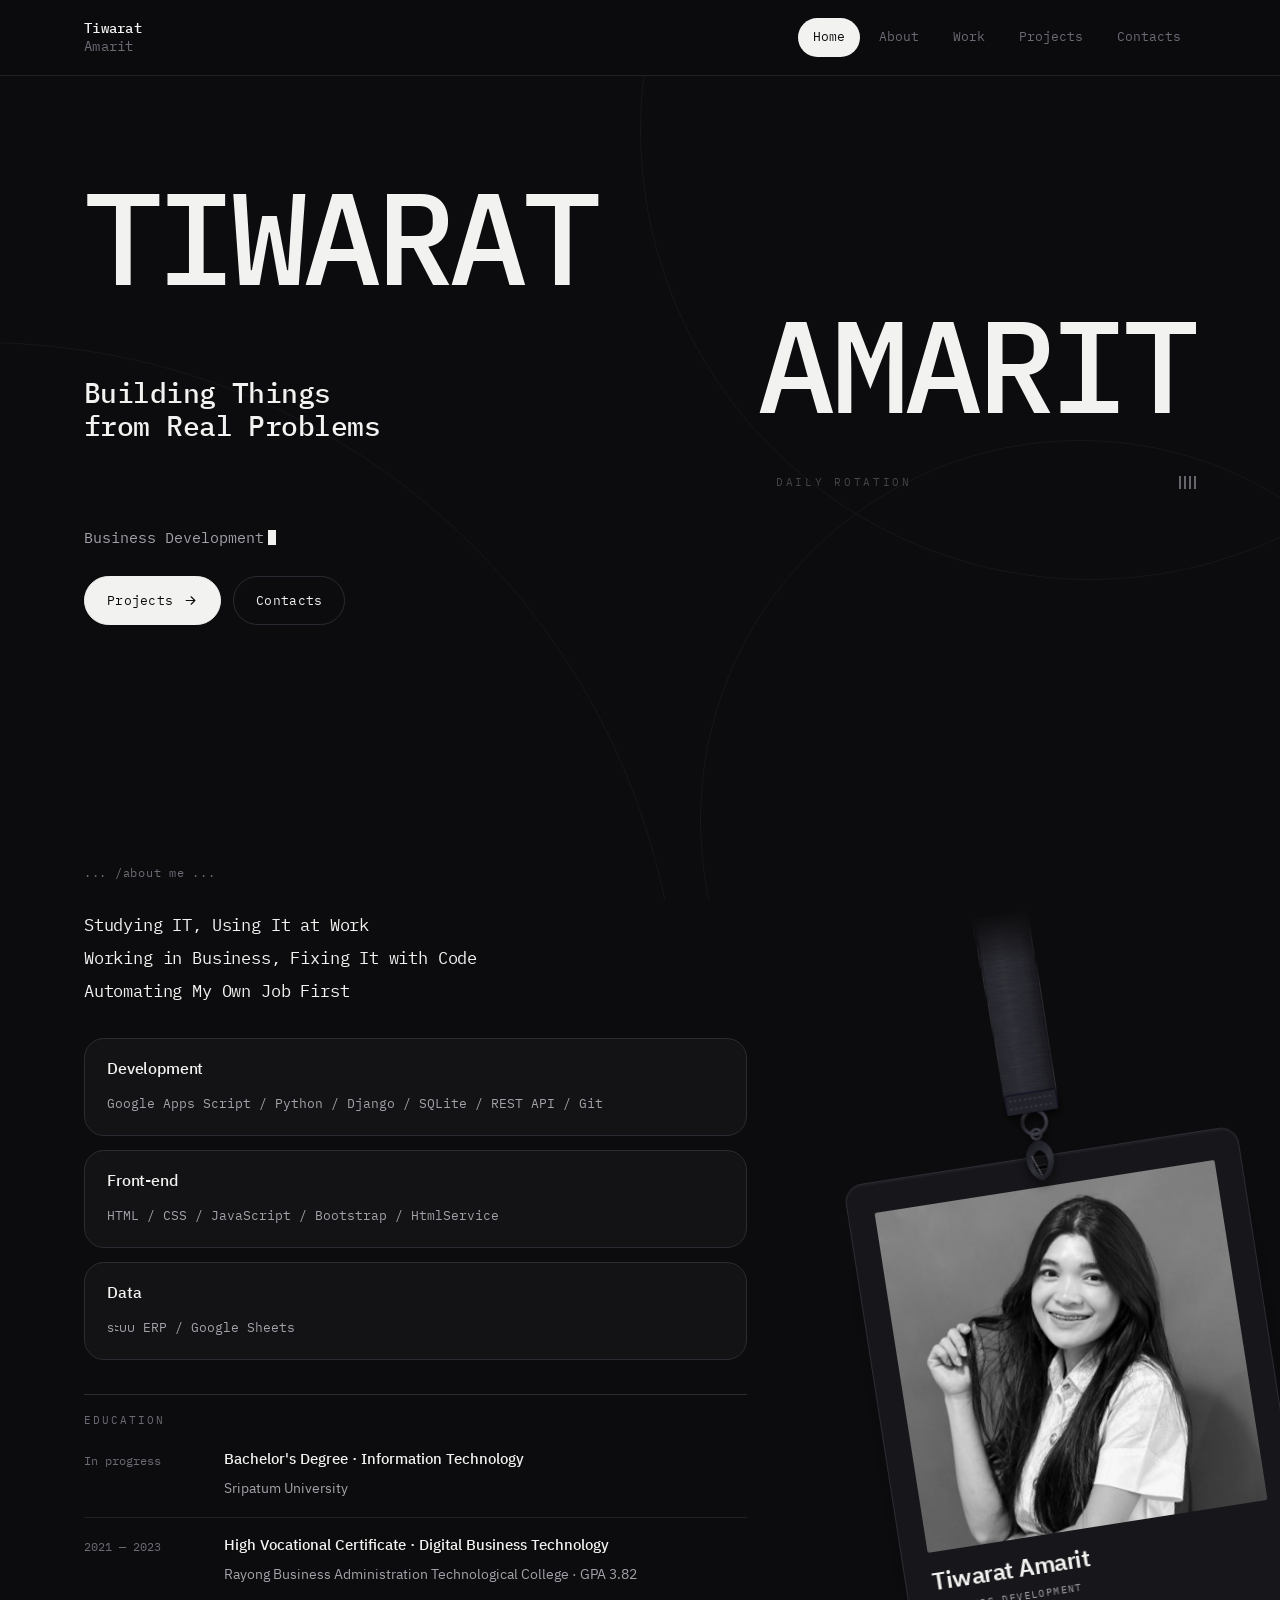
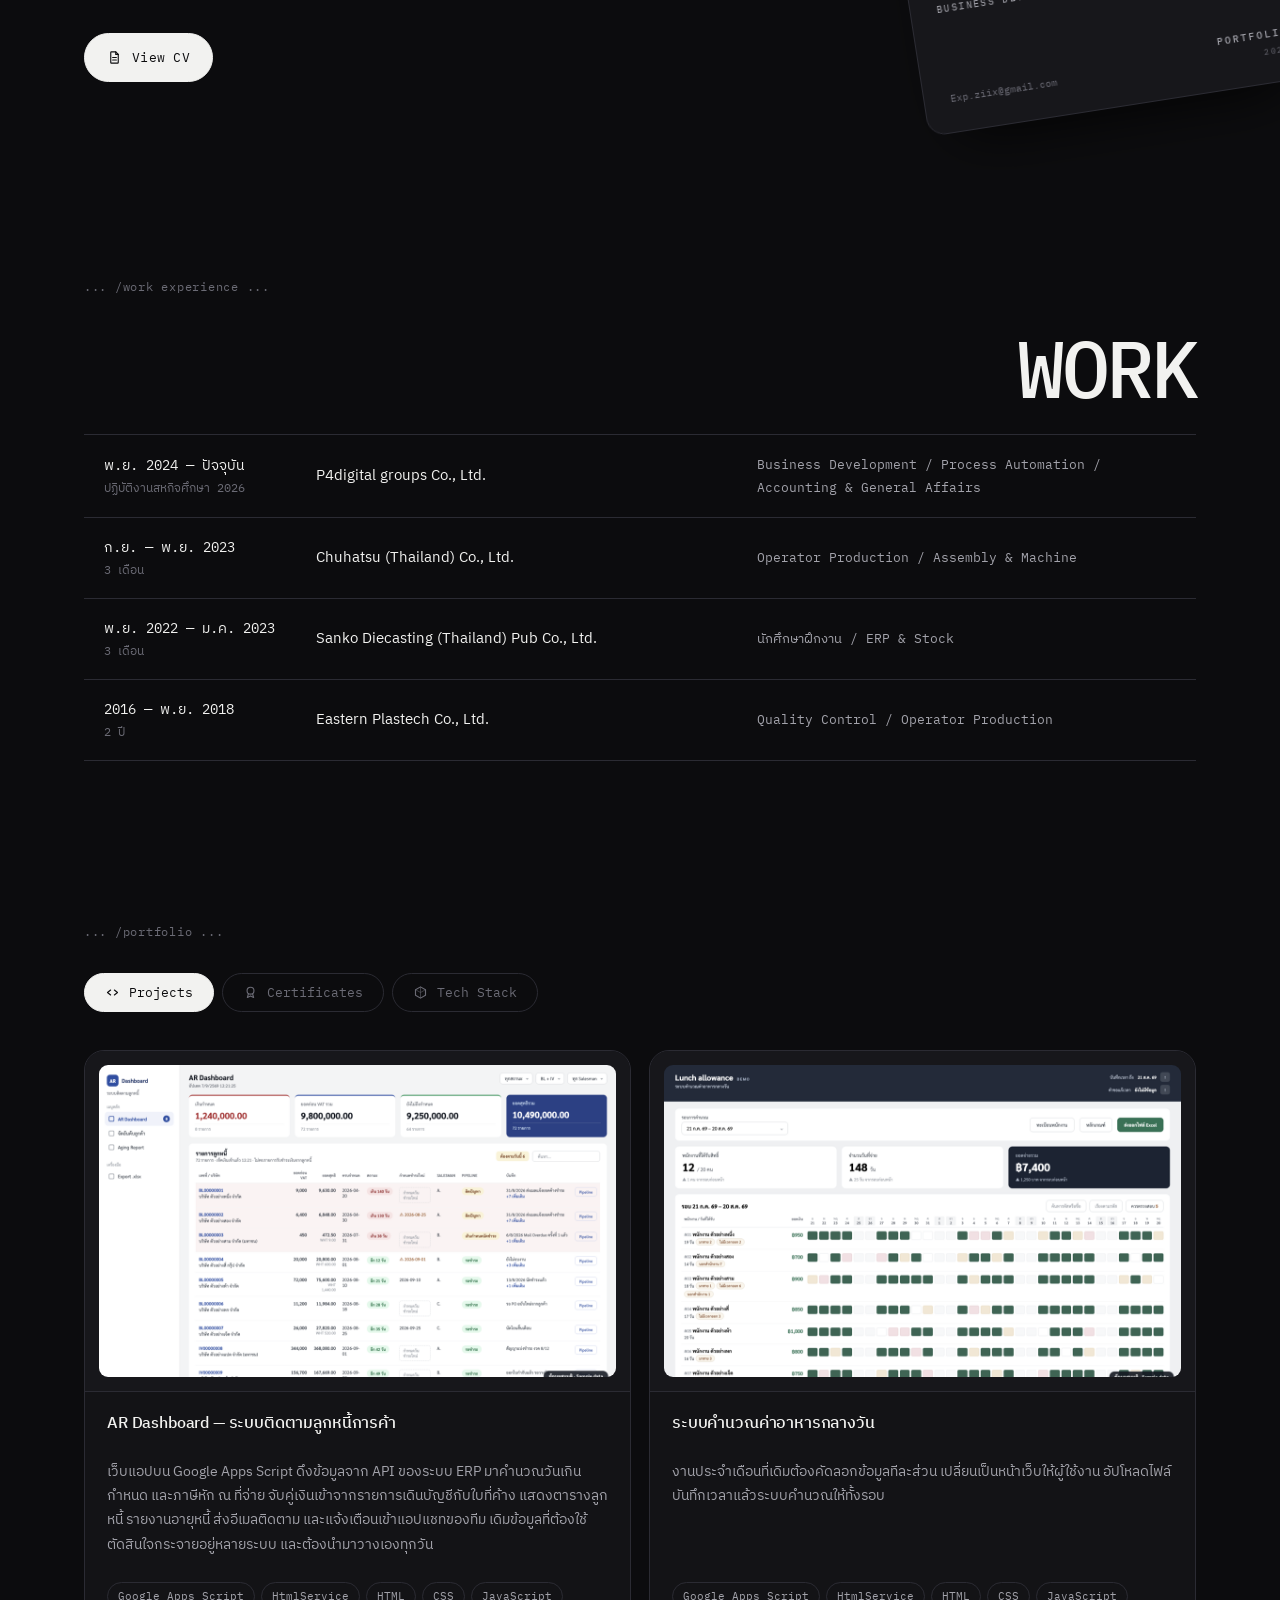
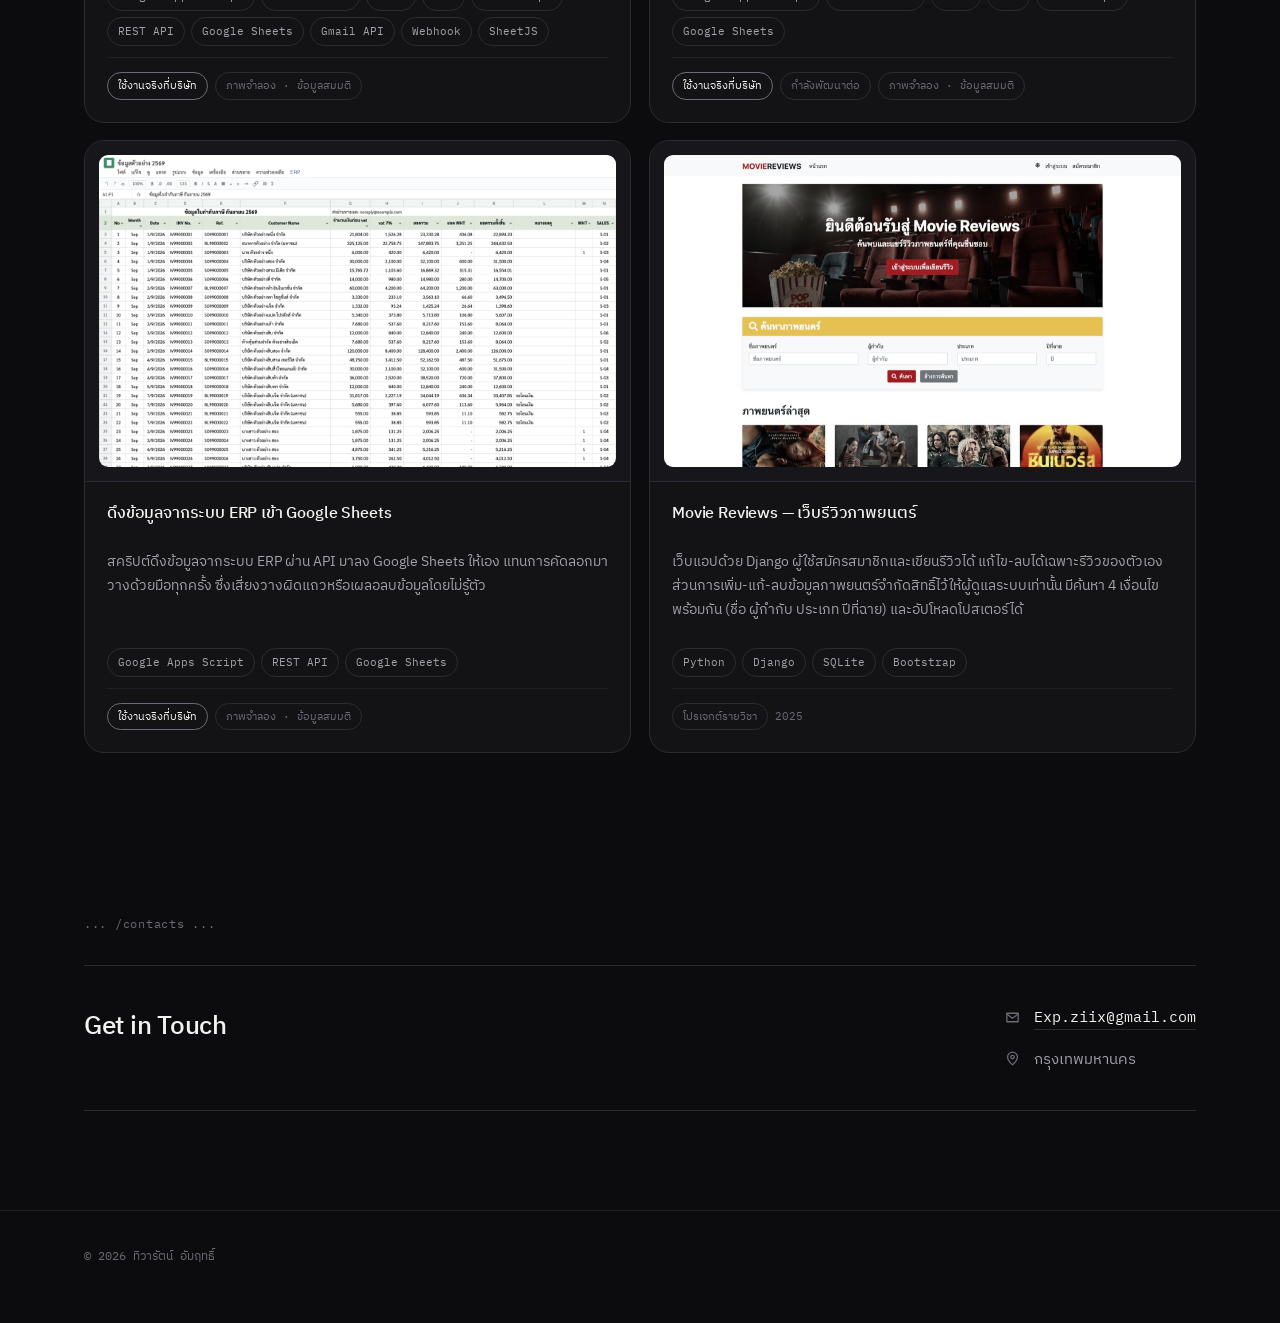
<file: index.html>
<!doctype html>
<html lang="th">
<head>
<meta charset="UTF-8">
<meta name="viewport" content="width=device-width, initial-scale=1.0">

<!-- ===== SEO / ตอนแปะลิงก์ใน LinkedIn, Messenger, LINE จะดึงตรงนี้ไปแสดง ===== -->
<title>Tiva · Portfolio</title>
<meta name="description" content="ทิวารัตน์ อัมฤทธิ์ (แป้ง) — Business Development ที่เขียน Google Apps Script ลดงานมือให้ทีมใช้จริงในบริษัท และเรียน ป.ตรี IT ที่ ม.ศรีปทุม">
<meta name="author" content="Tiwarat Amarit">
<meta name="theme-color" content="#0C0C0E">
<link rel="canonical" href="https://tiva-ama.github.io/tiva-portfolio/">

<meta property="og:type" content="website">
<meta property="og:site_name" content="Tiva · Portfolio">
<meta property="og:url" content="https://tiva-ama.github.io/tiva-portfolio/">
<meta property="og:title" content="Tiva · Portfolio">
<meta property="og:description" content="ทิวารัตน์ อัมฤทธิ์ (แป้ง) — Business Development ที่เขียน Google Apps Script ลดงานมือให้ทีมใช้จริงในบริษัท และเรียน ป.ตรี IT ที่ ม.ศรีปทุม">
<meta property="og:locale" content="th_TH">
<meta name="twitter:card" content="summary">
<link rel="icon" href="favicon.svg" type="image/svg+xml">
<link rel="preconnect" href="https://fonts.googleapis.com">
<link rel="preconnect" href="https://fonts.gstatic.com" crossorigin>
<link href="https://fonts.googleapis.com/css2?family=IBM+Plex+Mono:wght@400;500&family=IBM+Plex+Sans+Thai:wght@400;500;600&display=swap" rel="stylesheet">
<link rel="stylesheet" href="style.css">
<!-- ติดคลาส js ให้ <html> ก่อน CSS จะวาด ฉากโหลดกับเอฟเฟกต์ค่อย ๆ ปรากฏผูกกับคลาสนี้
     ถ้าผู้ใช้ปิด JS หรือสคริปต์โหลดไม่ขึ้น คลาสจะไม่ติด เนื้อหาเลยแสดงเต็มทันทีแทนที่จะเป็นจอเปล่า -->
<script>document.documentElement.classList.add('js');</script>
</head>
<body>
<svg width="0" height="0" style="position:absolute">
  <defs>
    <symbol id="ic-mail" viewBox="0 0 24 24"><path d="M4 6h16v12H4z" fill="none" stroke="currentColor" stroke-width="1.8" stroke-linejoin="round"/><path d="m4 7 8 6 8-6" fill="none" stroke="currentColor" stroke-width="1.8" stroke-linecap="round" stroke-linejoin="round"/></symbol>
    <symbol id="ic-arrow-right" viewBox="0 0 24 24"><path d="M5 12h14m-6-6 6 6-6 6" fill="none" stroke="currentColor" stroke-width="1.8" stroke-linecap="round" stroke-linejoin="round"/></symbol>
    <symbol id="ic-code" viewBox="0 0 24 24"><path d="m9 8-5 4 5 4M15 8l5 4-5 4" fill="none" stroke="currentColor" stroke-width="1.8" stroke-linecap="round" stroke-linejoin="round"/></symbol>
    <symbol id="ic-medal" viewBox="0 0 24 24"><circle cx="12" cy="9" r="5.5" fill="none" stroke="currentColor" stroke-width="1.8"/><path d="m9 13-2 7 5-2.5L17 20l-2-7" fill="none" stroke="currentColor" stroke-width="1.8" stroke-linejoin="round"/></symbol>
    <symbol id="ic-hex" viewBox="0 0 24 24"><path d="M12 3 4 7.5v9L12 21l8-4.5v-9L12 3Z" fill="none" stroke="currentColor" stroke-width="1.8" stroke-linejoin="round"/><path d="M12 3v9m0 0-8-4.5M12 12l8-4.5M12 12v9" fill="none" stroke="currentColor" stroke-width="1.4" opacity=".6"/></symbol>
    <symbol id="ic-github" viewBox="0 0 24 24"><path d="M12 2a10 10 0 0 0-3.16 19.49c.5.09.68-.22.68-.48v-1.7c-2.78.6-3.37-1.34-3.37-1.34-.46-1.16-1.11-1.47-1.11-1.47-.9-.62.07-.6.07-.6 1 .07 1.53 1.03 1.53 1.03.9 1.52 2.34 1.08 2.91.83.09-.65.35-1.08.63-1.33-2.22-.25-4.56-1.11-4.56-4.95 0-1.09.39-1.98 1.03-2.68-.1-.25-.45-1.27.1-2.65 0 0 .84-.27 2.75 1.02a9.5 9.5 0 0 1 5 0c1.9-1.29 2.75-1.02 2.75-1.02.55 1.38.2 2.4.1 2.65.64.7 1.03 1.59 1.03 2.68 0 3.85-2.34 4.7-4.57 4.94.36.31.68.92.68 1.85v2.75c0 .26.18.58.69.48A10 10 0 0 0 12 2Z" fill="currentColor"/></symbol>
    <symbol id="ic-linkedin" viewBox="0 0 24 24"><rect x="3" y="3" width="18" height="18" rx="3" fill="none" stroke="currentColor" stroke-width="1.6"/><path d="M7.5 10v6.2M7.5 7.6v.02M11 16.2V12.8c0-1.4 1-2.4 2.3-2.4 1.3 0 2.2 1 2.2 2.4v3.4" fill="none" stroke="currentColor" stroke-width="1.6" stroke-linecap="round" stroke-linejoin="round"/><path d="M11 10v6.2" fill="none" stroke="currentColor" stroke-width="1.6" stroke-linecap="round"/></symbol>
    <symbol id="ic-spotify" viewBox="0 0 24 24"><circle cx="12" cy="12" r="10" fill="currentColor"/><path d="M7 10.2c3-1 6.8-.7 9.4.8M7.4 13.2c2.5-.8 5.6-.6 7.8.6M7.7 16c1.9-.6 4.2-.4 5.9.5" stroke="#FBF8F1" stroke-width="1.4" stroke-linecap="round" fill="none"/></symbol>
    <symbol id="ic-doc" viewBox="0 0 24 24"><path d="M14 3H7a1 1 0 0 0-1 1v16a1 1 0 0 0 1 1h10a1 1 0 0 0 1-1V7l-4-4Z" fill="none" stroke="currentColor" stroke-width="1.8" stroke-linejoin="round"/><path d="M14 3v4h4M9 12h6M9 16h6" fill="none" stroke="currentColor" stroke-width="1.8" stroke-linecap="round"/></symbol>
    <symbol id="ic-phone" viewBox="0 0 24 24"><path d="M6 3h3l2 5-2.5 1.5a12 12 0 0 0 6 6L16 13l5 2v3a2 2 0 0 1-2.2 2A16.5 16.5 0 0 1 4 6.2 2 2 0 0 1 6 4Z" fill="none" stroke="currentColor" stroke-width="1.8" stroke-linejoin="round"/></symbol>
    <symbol id="ic-pin" viewBox="0 0 24 24"><path d="M12 21s7-6.2 7-11a7 7 0 1 0-14 0c0 4.8 7 11 7 11Z" fill="none" stroke="currentColor" stroke-width="1.8" stroke-linejoin="round"/><circle cx="12" cy="10" r="2.4" fill="none" stroke="currentColor" stroke-width="1.8"/></symbol>
    <symbol id="ic-close" viewBox="0 0 24 24"><path d="M6 6l12 12M18 6 6 18" stroke="currentColor" stroke-width="2" stroke-linecap="round"/></symbol>
    <symbol id="ic-chevron-down" viewBox="0 0 24 24"><path d="m6 9 6 6 6-6" fill="none" stroke="currentColor" stroke-width="2" stroke-linecap="round" stroke-linejoin="round"/></symbol>
  </defs>
</svg>

<div id="speckles" aria-hidden="true"><span class="ring r1"></span><span class="ring r2"></span><span class="ring r3"></span></div>

<div id="loading">
  <div class="load-pct"><span id="loadPct">0</span>%</div>
  <div class="bar-track"><div class="bar-fill"></div></div>
  <div class="load-label">Loading</div>
</div>

<main>
  <div class="nav-stage">
    <div class="nav-inner" id="navInner">
      <div class="nav-name"><b>Tiwarat</b><span>Amarit</span></div>
      <nav class="pill-nav" id="pillNav">
        <a href="#home" class="active" data-sec="home">Home</a>
        <a href="#about" data-sec="about">About</a>
        <a href="#work" data-sec="work">Work</a>
        <a href="#portfolio" data-sec="portfolio">Projects</a>
        <a href="#contact" data-sec="contact">Contacts</a>
      </nav>
    </div>
  </div>

  <!-- ============ HOME ============ -->
  <section id="home">
    <div class="wrap">
      <h1 class="hero-title" id="heroTitle" aria-label="Tiwarat Amarit">
        <span class="hero-line"><span>Tiwarat</span></span>
        <span class="row end">
          <!-- ประโยคนี้อยู่ในช่องว่างซ้ายของ AMARIT จึงต้องกำหนด aria-label ให้ h1
               ไม่งั้นชื่อหัวข้อของหน้าจะกลายเป็น "Tiwarat Building Things from Real Problems Amarit" -->
          <span class="hero-line tag-line"><span class="hero-tag">Building Things<br>from Real Problems</span></span>
          <span class="hero-line"><span>Amarit</span></span>
        </span>
      </h1>

      <div class="hero-sub">
        <div data-reveal="up" data-delay="120">
          <!-- data-roles = บรรทัดที่พิมพ์ คั่นหลายรายการด้วย | ถ้าใส่รายการเดียวจะพิมพ์จบแล้วค้างไว้ ไม่วนลบ
               ตรงนี้เป็นข้อเท็จจริงว่าทำอะไรที่ไหน ส่วนคำที่เป็นตัวตนอยู่คอลัมน์ขวาใต้ tagline -->
          <div class="hero-role">
            <!-- ใส่รายการแรกไว้เป็นข้อความจริง ถ้าไม่มี JS จะได้เห็นตำแหน่งงาน ไม่ใช่บรรทัดว่าง
                 ตัว JS เขียนทับตั้งแต่ตัวอักษรแรกอยู่แล้ว จึงไม่ชนกับเอฟเฟกต์พิมพ์ดีด --><span id="typedRole" data-roles="Business Development | IT Student">Business Development</span><span class="type-caret" aria-hidden="true"></span>
          </div>
          <div class="hero-cta">
            <a class="btn btn-primary" href="#portfolio">Projects<svg><use href="#ic-arrow-right"/></svg></a>
            <a class="btn" href="#contact">Contacts</a>
          </div>
        </div>
        <div data-reveal="up" data-delay="220">
          <aside class="rotation" id="rotation" data-height="200" data-playlist="https://open.spotify.com/playlist/0DahOG7gZjuO43qWmHUwet" data-reveal="up" data-delay="200">
            <div class="rot-head">
              <span>Daily rotation</span>
              <span class="eq" aria-hidden="true"><i></i><i></i><i></i><i></i></span>
            </div>
            <div class="rot-body">
              <div class="rot-empty">
                <svg viewBox="0 0 24 24" aria-hidden="true"><use href="#ic-spotify"/></svg>
                <p>ยังไม่ได้เชื่อมเพลย์ลิสต์</p>
                <small>วางลิงก์เพลย์ลิสต์ใน data-playlist</small>
              </div>
            </div>
          </aside>
        </div>
      </div>
    </div>
  </section>

  <!-- ============ ABOUT ============ -->
  <section id="about">
    <div class="wrap">
      <div class="sec-label" data-reveal="up">/about me</div>
      <div class="about-grid">
        <div class="about-copy">
          <!-- รวบจากหกบรรทัดเหลือสาม เพราะป้าย (IT Student / Business Development) เป็นส่วนย่อย
               ของประโยคอยู่แล้ว ใส่ทั้งคู่จึงอ่านเหมือนพูดซ้ำ
               สองบรรทัดแรกใช้รูปประโยคเดียวกัน "ทำ A, ใช้/แก้ด้วย B" ให้อ่านเป็นชุด -->
          <div class="about-id" data-reveal="up">
            <span>Studying IT, Using It at Work</span>
            <span>Working in Business, Fixing It with Code</span>
            <span>Automating My Own Job First</span>
          </div>

          <div class="skill-cards">
            <div class="skill-card" data-reveal="up" data-delay="60">
              <h3>Development</h3>
              <div class="list">Google Apps Script / Python / Django / SQLite / REST API / Git</div>
            </div>
            <div class="skill-card" data-reveal="up" data-delay="120">
              <h3>Front-end</h3>
              <div class="list">HTML / CSS / JavaScript / Bootstrap / HtmlService</div>
            </div>
            <div class="skill-card" data-reveal="up" data-delay="180">
              <h3>Data</h3>
              <div class="list">ระบบ ERP / Google Sheets</div>
            </div>
          </div>

          <!-- การศึกษา: เดิมพูดถึงแค่ในย่อหน้า ย้ายมาเป็นบล็อกของตัวเอง
               ทั้งอ่านง่ายกว่า และเติมช่องว่างมุมล่างซ้ายที่คอลัมน์นี้เคยจบก่อนอีกฝั่งไปไกล -->
          <div class="edu-block" data-reveal="up" data-delay="220">
            <div class="edu-head">Education</div>
            <div class="edu-row">
              <div class="edu-when">In progress</div>
              <div class="edu-what">
                <b>Bachelor's Degree · Information Technology</b>
                <span>Sripatum University</span>
              </div>
            </div>
            <div class="edu-row">
              <!-- ปีเป็น ค.ศ. ให้ตรงกับตาราง Work ที่ใช้ ค.ศ. อยู่แล้ว -->
              <div class="edu-when">2021 — 2023</div>
              <div class="edu-what">
                <b>High Vocational Certificate · Digital Business Technology</b>
                <span>Rayong Business Administration Technological College · GPA 3.82</span>
              </div>
            </div>
          </div>

          <div class="about-btns" data-reveal="up" data-delay="280">
            <a class="btn btn-primary" href="cv.html"><svg><use href="#ic-doc"/></svg>View CV</a>
          </div>
        </div>

        <div class="about-side">
        <!-- บัตรห้อยสายคล้อง: การหล่นลงมาและการแกว่งคำนวณด้วย JS (ดู script.js ส่วน badge)
             ถ้าไม่มี JS หรือผู้ใช้ปิดแอนิเมชัน บัตรจะห้อยนิ่งอยู่ตรงกลางเหมือนเดิม -->
        <div class="badge-rig" id="badgeRig">
          <div class="badge-swing" id="badgeSwing">
            <svg class="rig-strap" viewBox="0 0 120 290" aria-hidden="true">
            <defs>
            <!-- ผ้าแบนไม่ใช่เชือกกลม เงาจึงเรียบเกือบทั้งหน้า เข้มลงเฉพาะริมขอบที่เย็บเก็บ -->
            <linearGradient id="tapeG" gradientUnits="userSpaceOnUse" x1="30" y1="0" x2="90" y2="0">
            <stop offset="0" stop-color="#101014"/><stop offset=".07" stop-color="#26262D"/>
            <stop offset=".38" stop-color="#2E2E36"/><stop offset=".72" stop-color="#26262D"/>
            <stop offset=".94" stop-color="#17171C"/><stop offset="1" stop-color="#0C0C10"/>
            </linearGradient>
            <!-- โลหะดำแบบฮาร์ดแวร์บัตรจริง ไม่ใช่โครเมียมเงา มีแค่ขอบรับแสงบาง ๆ -->
            <linearGradient id="mtl" gradientUnits="userSpaceOnUse" x1="44" y1="196" x2="78" y2="230">
            <stop offset="0" stop-color="#6E6E7A"/><stop offset=".26" stop-color="#1E1E24"/>
            <stop offset=".62" stop-color="#3E3E48"/><stop offset="1" stop-color="#0E0E12"/>
            </linearGradient>
            <linearGradient id="mtl2" gradientUnits="userSpaceOnUse" x1="44" y1="222" x2="80" y2="272">
            <stop offset="0" stop-color="#5E5E6A"/><stop offset=".22" stop-color="#1B1B21"/>
            <stop offset=".58" stop-color="#33333C"/><stop offset="1" stop-color="#0D0D11"/>
            </linearGradient>
            <filter id="weave" x="-10%" y="-4%" width="120%" height="108%">
            <feTurbulence type="fractalNoise" baseFrequency="0.045 2.1" numOctaves="3" seed="9" result="n"/>
            <feColorMatrix in="n" type="matrix" result="nm"
            values="0.33 0.33 0.33 0 0  0.33 0.33 0.33 0 0  0.33 0.33 0.33 0 0  0 0 0 0 0.22"/>
            <feComposite in="nm" in2="SourceAlpha" operator="in" result="grain"/>
            <feBlend in="grain" in2="SourceGraphic" mode="soft-light"/>
            </filter>
            <filter id="drop" x="-70%" y="-30%" width="240%" height="170%">
            <feDropShadow dx="0" dy="5" stdDeviation="5" flood-color="#000" flood-opacity=".7"/>
            </filter>
            </defs>
            
            <path class="tape" d="M29.0 0.8 L29.2 4.8 L29.3 8.8 L29.5 12.8 L29.6 16.8 L29.8 20.8 L29.9 24.9 L30.1 28.9 L30.2 33.0 L30.4 37.0 L30.5 41.1 L30.7 45.2 L30.8 49.3 L31.0 53.4 L31.1 57.5 L31.3 61.6 L31.4 65.6 L31.5 69.7 L31.7 73.8 L31.8 77.9 L31.9 82.0 L32.1 86.1 L32.2 90.1 L32.3 94.2 L32.4 98.2 L32.5 102.3 L32.6 106.3 L32.7 110.3 L32.8 114.3 L32.9 118.2 L33.0 122.2 L33.1 126.1 L33.2 130.1 L33.3 133.9 L33.4 137.8 L33.4 141.7 L33.5 145.5 L33.6 149.3 L33.6 153.0 L33.7 156.8 L33.7 160.5 L33.7 164.2 L33.8 167.8 L33.8 171.4 L33.8 175.0 L33.8 178.5 L33.8 182.0 L33.8 185.4 L33.8 188.8 L33.8 192.2 L33.8 195.5 L86.2 196.5 L86.3 193.0 L86.4 189.5 L86.5 186.0 L86.5 182.5 L86.6 178.9 L86.7 175.2 L86.7 171.6 L86.7 167.9 L86.8 164.2 L86.8 160.4 L86.9 156.6 L86.9 152.8 L86.9 149.0 L86.9 145.1 L86.9 141.2 L86.9 137.3 L86.9 133.4 L86.9 129.4 L86.9 125.4 L86.9 121.5 L86.8 117.4 L86.8 113.4 L86.8 109.4 L86.8 105.3 L86.7 101.2 L86.7 97.2 L86.6 93.1 L86.6 89.0 L86.5 84.9 L86.5 80.8 L86.4 76.7 L86.4 72.5 L86.3 68.4 L86.2 64.3 L86.2 60.2 L86.1 56.0 L86.0 51.9 L86.0 47.8 L85.9 43.7 L85.8 39.6 L85.7 35.5 L85.6 31.4 L85.6 27.3 L85.5 23.3 L85.4 19.2 L85.3 15.2 L85.2 11.1 L85.2 7.1 L85.1 3.1 L85.0 -0.8 Z" fill="url(#tapeG)" filter="url(#weave)"/>
            
            <g filter="url(#drop)">
            <circle class="ring" cx="60" cy="212" r="12"/>
            <rect class="hem" x="34" y="182" width="52" height="20" rx="2"/>
            <path class="stitch" d="M38 188 H82 M38 196 H82"/>
            <circle class="eye" cx="60" cy="224" r="5"/>
            <path class="ring" fill="none" d="M68.3 220.2 A12 12 0 0 1 59.0 224.0"/>
            <path class="clasp" fill-rule="evenodd" d="
            M60 230 C 50 232.5, 45.5 241, 46.5 251 C 47.5 261, 53 268, 60 271
            C 67 268, 72.5 261, 73.5 251 C 74.5 241, 70 232.5, 60 230 Z
            M60 240 C 54.5 242, 52 247, 52.5 253 C 53 259.5, 56.5 264, 60 266
            C 63.5 264, 67 259.5, 67.5 253 C 68 247, 65.5 242, 60 240 Z"/>
            <path class="gate" d="M52 245 C 54.5 252, 57 259, 59.5 265"/>
            </g>
            </svg>
            <div class="badge-card">
              <div class="bc-photo">
                <img src="img/profile.jpg" alt="ทิวารัตน์ อัมฤทธิ์" width="760" height="1013">
              </div>
              <div class="bc-big">Tiwarat Amarit</div>
              <div class="bc-role">Business Development</div>
              <div class="bc-foot">
                <div class="bc-contact">
                  <span>Exp.ziix@gmail.com</span>
                </div>
                <div class="bc-mark"><b>Portfolio</b><span>2026</span></div>
              </div>
            </div>
          </div>
        </div>

        </div>
      </div>

    </div>
  </section>

  <!-- ============ WORK ============ -->
  <section id="work">
    <div class="wrap">
      <div class="sec-label" data-reveal="up">/work experience</div>
      <h2 class="work-title" data-reveal="up" data-delay="80">Work</h2>
      <div class="work-table">
        <div class="work-row" data-reveal="up">
          <div class="yr">พ.ย. 2024 — ปัจจุบัน<small>ปฏิบัติงานสหกิจศึกษา 2026</small></div>
          <div class="org">P4digital groups Co., Ltd.</div>
          <div class="role">Business Development / Process Automation / Accounting &amp; General Affairs</div>
        </div>
        <div class="work-row" data-reveal="up">
          <div class="yr">ก.ย. — พ.ย. 2023<small>3 เดือน</small></div>
          <div class="org">Chuhatsu (Thailand) Co., Ltd.</div>
          <div class="role">Operator Production / Assembly &amp; Machine</div>
        </div>
        <div class="work-row" data-reveal="up">
          <div class="yr">พ.ย. 2022 — ม.ค. 2023<small>3 เดือน</small></div>
          <div class="org">Sanko Diecasting (Thailand) Pub Co., Ltd.</div>
          <div class="role">นักศึกษาฝึกงาน / ERP &amp; Stock</div>
        </div>
        <div class="work-row" data-reveal="up">
          <div class="yr">2016 — พ.ย. 2018<small>2 ปี</small></div>
          <div class="org">Eastern Plastech Co., Ltd.</div>
          <div class="role">Quality Control / Operator Production</div>
        </div>
      </div>
    </div>
  </section>

  <!-- ============ PORTFOLIO ============ -->
  <section id="portfolio">
    <div class="wrap">
      <div class="sec-label" data-reveal="up">/portfolio</div>
      <div class="tabbar" role="tablist" aria-label="หมวดผลงาน" data-reveal="up" data-delay="200">
        <button class="tabbtn active" type="button" role="tab" id="tabbtn-projects"
                aria-selected="true" aria-controls="tab-projects" data-tab="projects"><svg><use href="#ic-code"/></svg>Projects</button>
        <button class="tabbtn" type="button" role="tab" id="tabbtn-certificates"
                aria-selected="false" aria-controls="tab-certificates" data-tab="certificates"><svg><use href="#ic-medal"/></svg>Certificates</button>
        <button class="tabbtn" type="button" role="tab" id="tabbtn-techstack"
                aria-selected="false" aria-controls="tab-techstack" data-tab="techstack"><svg><use href="#ic-hex"/></svg>Tech Stack</button>
      </div>

      <div class="tabpanel active" id="tab-projects" role="tabpanel" aria-labelledby="tabbtn-projects">
        <div class="grid-3 grid-proj" id="projGrid">

          <article class="proj-card" data-reveal="up" data-href="project.html?p=ar-dashboard">
            <!-- ภาพจำลองหน้าจอ ข้อมูลสมมติทั้งหมด ไม่ใช่ภาพจากระบบจริง -->
            <div class="proj-thumb has-img"><img loading="lazy" decoding="async" src="img/ar-dashboard.png" alt="ภาพจำลองหน้าจอ AR Dashboard แสดงการ์ดสรุปยอดและตารางรายการลูกหนี้ (ข้อมูลสมมติ)"></div>
            <div class="proj-body">
              <h3><a class="proj-link" href="project.html?p=ar-dashboard">AR Dashboard — ระบบติดตามลูกหนี้การค้า</a></h3>
              <p>
                เว็บแอปบน Google Apps Script ดึงข้อมูลจาก API ของระบบ ERP มาคำนวณวันเกินกำหนด
                และภาษีหัก ณ ที่จ่าย จับคู่เงินเข้าจากรายการเดินบัญชีกับใบที่ค้าง
                แสดงตารางลูกหนี้ รายงานอายุหนี้ ส่งอีเมลติดตาม และแจ้งเตือนเข้าแอปแชทของทีม
                เดิมข้อมูลที่ต้องใช้ตัดสินใจกระจายอยู่หลายระบบ และต้องนำมาวางเองทุกวัน
              </p>
              <div class="proj-tags"><span>Google Apps Script</span><span>HtmlService</span><span>HTML</span><span>CSS</span><span>JavaScript</span><span>REST API</span><span>Google Sheets</span><span>Gmail API</span><span>Webhook</span><span>SheetJS</span></div>
              <div class="proj-meta"><span class="tag-live">ใช้งานจริงที่บริษัท</span><span class="tag-note">ภาพจำลอง · ข้อมูลสมมติ</span></div>
            </div>
          </article>

          <article class="proj-card" data-reveal="up" data-href="project.html?p=lunch-calc">
            <!-- ภาพจำลองหน้าจอ ข้อมูลสมมติทั้งหมด ไม่ใช่ภาพจากระบบจริง -->
            <div class="proj-thumb has-img"><img loading="lazy" decoding="async" src="img/lunch-calc.png" alt="ภาพจำลองหน้าจอระบบคำนวณค่าอาหารกลางวัน แสดงการ์ดสรุปและตารางรายวันของพนักงาน (ข้อมูลสมมติ)"></div>
            <div class="proj-body">
              <h3><a class="proj-link" href="project.html?p=lunch-calc">ระบบคำนวณค่าอาหารกลางวัน</a></h3>
              <p>
                งานประจำเดือนที่เดิมต้องคัดลอกข้อมูลทีละส่วน เปลี่ยนเป็นหน้าเว็บให้ผู้ใช้งาน
                อัปโหลดไฟล์บันทึกเวลาแล้วระบบคำนวณให้ทั้งรอบ
              </p>
              <div class="proj-tags"><span>Google Apps Script</span><span>HtmlService</span><span>HTML</span><span>CSS</span><span>JavaScript</span><span>Google Sheets</span></div>
              <div class="proj-meta"><span class="tag-live">ใช้งานจริงที่บริษัท</span><span class="tag-wip">กำลังพัฒนาต่อ</span><span class="tag-note">ภาพจำลอง · ข้อมูลสมมติ</span></div>
            </div>
          </article>

          <article class="proj-card" data-reveal="up" data-href="project.html?p=erp-sheets">
            <!-- ภาพจำลองหน้าจอ ข้อมูลสมมติทั้งหมด ไม่ใช่ภาพจากชีตจริง -->
            <div class="proj-thumb has-img"><img loading="lazy" decoding="async" src="img/erp-sheets.png" alt="ภาพจำลองชีตที่สคริปต์ดึงข้อมูลใบกำกับภาษีมาลงให้ พร้อมเมนูที่เพิ่มเข้าไปเอง (ข้อมูลสมมติ)"></div>
            <div class="proj-body">
              <h3><a class="proj-link" href="project.html?p=erp-sheets">ดึงข้อมูลจากระบบ ERP เข้า Google Sheets</a></h3>
              <p>
                สคริปต์ดึงข้อมูลจากระบบ ERP ผ่าน API มาลง Google Sheets ให้เอง
                แทนการคัดลอกมาวางด้วยมือทุกครั้ง ซึ่งเสี่ยงวางผิดแถวหรือเผลอลบข้อมูลโดยไม่รู้ตัว
              </p>
              <div class="proj-tags"><span>Google Apps Script</span><span>REST API</span><span>Google Sheets</span></div>
              <div class="proj-meta"><span class="tag-live">ใช้งานจริงที่บริษัท</span><span class="tag-note">ภาพจำลอง · ข้อมูลสมมติ</span></div>
            </div>
          </article>

          <article class="proj-card" data-reveal="up" data-href="project.html?p=movie-reviews">
            <div class="proj-thumb has-img"><img loading="lazy" decoding="async" src="img/movie-review.jpg" alt="หน้าแรกของเว็บ Movie Reviews มีแบนเนอร์ ช่องค้นหา 4 ช่อง และรายการภาพยนตร์"></div>
            <div class="proj-body">
              <h3><a class="proj-link" href="project.html?p=movie-reviews">Movie Reviews — เว็บรีวิวภาพยนตร์</a></h3>
              <p>
                เว็บแอปด้วย Django ผู้ใช้สมัครสมาชิกและเขียนรีวิวได้ แก้ไข-ลบได้เฉพาะรีวิวของตัวเอง
                ส่วนการเพิ่ม-แก้-ลบข้อมูลภาพยนตร์จำกัดสิทธิ์ไว้ให้ผู้ดูแลระบบเท่านั้น
                มีค้นหา 4 เงื่อนไขพร้อมกัน (ชื่อ ผู้กำกับ ประเภท ปีที่ฉาย) และอัปโหลดโปสเตอร์ได้
              </p>
              <div class="proj-tags"><span>Python</span><span>Django</span><span>SQLite</span><span>Bootstrap</span></div>
              <div class="proj-meta"><span class="tag-school">โปรเจกต์รายวิชา</span>2025</div>
            </div>
          </article>

        </div>
      </div>

      <!-- Certificates
           เรียงตามความเกี่ยวข้องกับสายงานที่สมัคร ไม่ใช่ตามวันที่
           เพิ่มใบใหม่: ก๊อป <button> หนึ่งอัน แล้วแก้ data-cert-src / data-cert-title / ข้อความในการ์ด -->
      <div class="tabpanel" id="tab-certificates" role="tabpanel" aria-labelledby="tabbtn-certificates">
        <div class="grid-3" id="certGrid">
          <button class="cert-card" type="button" data-reveal="up"
                  data-cert-title="การออกแบบ UX/UI เพื่อดึงดูดความสนใจของผู้ใช้ — TDGA (สพร.) · 2024"
                  data-cert-src="img/cert-uxui.jpg">
            <span class="cert-name">การออกแบบ UX/UI</span>
            <span class="cert-org">TDGA · สพร.</span>
          </button>
          <button class="cert-card" type="button" data-reveal="up"
                  data-cert-title="Development and Basic Concepts of Cloud Computing — Huawei Talent · 2025"
                  data-cert-src="img/cert-cloud.jpg">
            <span class="cert-name">Cloud Computing — Development and Basic Concepts</span>
            <span class="cert-org">Huawei Talent</span>
          </button>
          <button class="cert-card" type="button" data-reveal="up"
                  data-cert-title="Basic Network สำหรับมือใหม่สาย IT — กรมพัฒนาฝีมือแรงงาน ร่วมกับ CIPAT · 2024"
                  data-cert-src="img/cert-network.jpg">
            <span class="cert-name">Basic Network สำหรับมือใหม่สาย IT</span>
            <span class="cert-org">กรมพัฒนาฝีมือแรงงาน × CIPAT</span>
          </button>
          <button class="cert-card" type="button" data-reveal="up"
                  data-cert-title="Basic Cybersecurity — กรมพัฒนาฝีมือแรงงาน กระทรวงแรงงาน · 2025"
                  data-cert-src="img/cert-cybersecurity.jpg">
            <span class="cert-name">Basic Cybersecurity</span>
            <span class="cert-org">กรมพัฒนาฝีมือแรงงาน</span>
          </button>
          <button class="cert-card" type="button" data-reveal="up"
                  data-cert-title="การเริ่มต้นเป็นผู้ประกอบการรายใหม่ — Thai MOOC โดย มทร.ธัญบุรี · 2026"
                  data-cert-src="img/cert-entrepreneur.jpg">
            <span class="cert-name">การเริ่มต้นเป็นผู้ประกอบการรายใหม่</span>
            <span class="cert-org">Thai MOOC · มทร.ธัญบุรี</span>
          </button>
        </div>
      </div>

      <!-- Tech Stack
           กติกาข้อเดียว: การ์ดในกลุ่มแรก = ต้องตอบคำถามสัมภาษณ์ได้ว่า "เคยใช้ทำอะไร"
           อันไหนตอบไม่ได้ ย้ายลงกลุ่ม "กำลังเรียนรู้" หรือลบทิ้ง อย่าเก็บไว้เฉย ๆ -->
      <div class="tabpanel" id="tab-techstack" role="tabpanel" aria-labelledby="tabbtn-techstack">
        <div class="stack-group">
          <h3 class="stack-head" data-reveal="up"><span class="dot ok"></span>เครื่องมือที่ใช้<small>ใช้ทำงานจริงหรือทำโปรเจกต์มาแล้วทั้งหมด</small></h3>
          <div class="grid-6">
            <div class="tech-card" data-reveal="up"><div class="tech-badge" style="background:#4285F4"><svg width="22" height="22" viewBox="0 0 24 24"><path d="M8 6 3 12l5 6M16 6l5 6-5 6" fill="none" stroke="#fff" stroke-width="2" stroke-linecap="round" stroke-linejoin="round"/></svg></div><div class="tname">Apps Script</div></div>
            <div class="tech-card" data-reveal="up"><div class="tech-badge" style="background:#3776AB">Py</div><div class="tname">Python</div></div>
            <div class="tech-card" data-reveal="up"><div class="tech-badge" style="background:#0C4B33">Dj</div><div class="tname">Django</div></div>
            <div class="tech-card" data-reveal="up"><div class="tech-badge" style="background:#003B57"><svg width="24" height="24" viewBox="0 0 24 24"><ellipse cx="12" cy="6" rx="7" ry="3" fill="none" stroke="#fff" stroke-width="1.8"/><path d="M5 6v12c0 1.7 3.1 3 7 3s7-1.3 7-3V6" fill="none" stroke="#fff" stroke-width="1.8"/><path d="M5 12c0 1.7 3.1 3 7 3s7-1.3 7-3" fill="none" stroke="#fff" stroke-width="1.8"/></svg></div><div class="tname">SQLite</div></div>
            <div class="tech-card" data-reveal="up"><div class="tech-badge" style="background:#e34f26">&lt;/&gt;</div><div class="tname">HTML</div></div>
            <div class="tech-card" data-reveal="up"><div class="tech-badge" style="background:#2965f1">{ }</div><div class="tname">CSS</div></div>
            <div class="tech-card" data-reveal="up"><div class="tech-badge" style="background:#f0db4f;color:#1a1a1a">JS</div><div class="tname">JavaScript</div></div>
            <div class="tech-card" data-reveal="up"><div class="tech-badge" style="background:#7952b3">B</div><div class="tname">Bootstrap</div></div>
            <div class="tech-card" data-reveal="up"><div class="tech-badge" style="background:#F05032"><svg width="22" height="22" viewBox="0 0 24 24"><circle cx="7" cy="6" r="2.4" fill="none" stroke="#fff" stroke-width="1.8"/><circle cx="7" cy="18" r="2.4" fill="none" stroke="#fff" stroke-width="1.8"/><circle cx="17" cy="10" r="2.4" fill="none" stroke="#fff" stroke-width="1.8"/><path d="M7 8.4v7.2M8.9 16.6 15.4 11.6" stroke="#fff" stroke-width="1.8" stroke-linecap="round"/></svg></div><div class="tname">Git / GitHub</div></div>
            <div class="tech-card" data-reveal="up"><div class="tech-badge" style="background:#0F9D58">GS</div><div class="tname">Google Sheets</div></div>
            <div class="tech-card" data-reveal="up"><div class="tech-badge" style="background:#699543"><svg width="24" height="24" viewBox="0 0 24 24"><path d="M4 7h16M4 12h16M4 17h16" stroke="#fff" stroke-width="2" stroke-linecap="round"/></svg></div><div class="tname">ระบบ ERP</div></div>
          </div>
        </div>

      </div>
    </div>
  </section>

  <!-- ============ CONTACT ============ -->
  <section id="contact">
    <div class="wrap">
      <div class="sec-label" data-reveal="up">/contacts</div>
      <div class="contact-row" data-reveal="up" data-delay="80">
        <h2 class="contact-title">Get in Touch</h2>
        <ul class="contact-ch">
          <li>
            <svg aria-hidden="true"><use href="#ic-mail"/></svg>
            <a href="mailto:Exp.ziix@gmail.com">Exp.ziix@gmail.com</a>
          </li>
          <li>
            <svg aria-hidden="true"><use href="#ic-pin"/></svg>
            <span>กรุงเทพมหานคร</span>
          </li>
        </ul>
      </div>
    </div>
  </section>

  <footer>
    <div class="wrap footer-row">
      <span>© 2026 ทิวารัตน์ อัมฤทธิ์ </span>
    </div>
  </footer>

  <!-- ============ LIGHTBOX ใบเซอร์ ============ -->
  <div class="lightbox" id="certLightbox" role="dialog" aria-modal="true" aria-labelledby="lbTitle" hidden>
    <div class="lb-inner">
      <button class="lb-close" type="button" id="lbClose" aria-label="ปิด"><svg width="20" height="20"><use href="#ic-close"/></svg></button>
      <div class="lb-stage" id="lbStage"></div>
      <div class="lb-cap" id="lbTitle"></div>
    </div>
  </div>
</main>
<script src="script.js"></script>
</body>
</html>
</file>
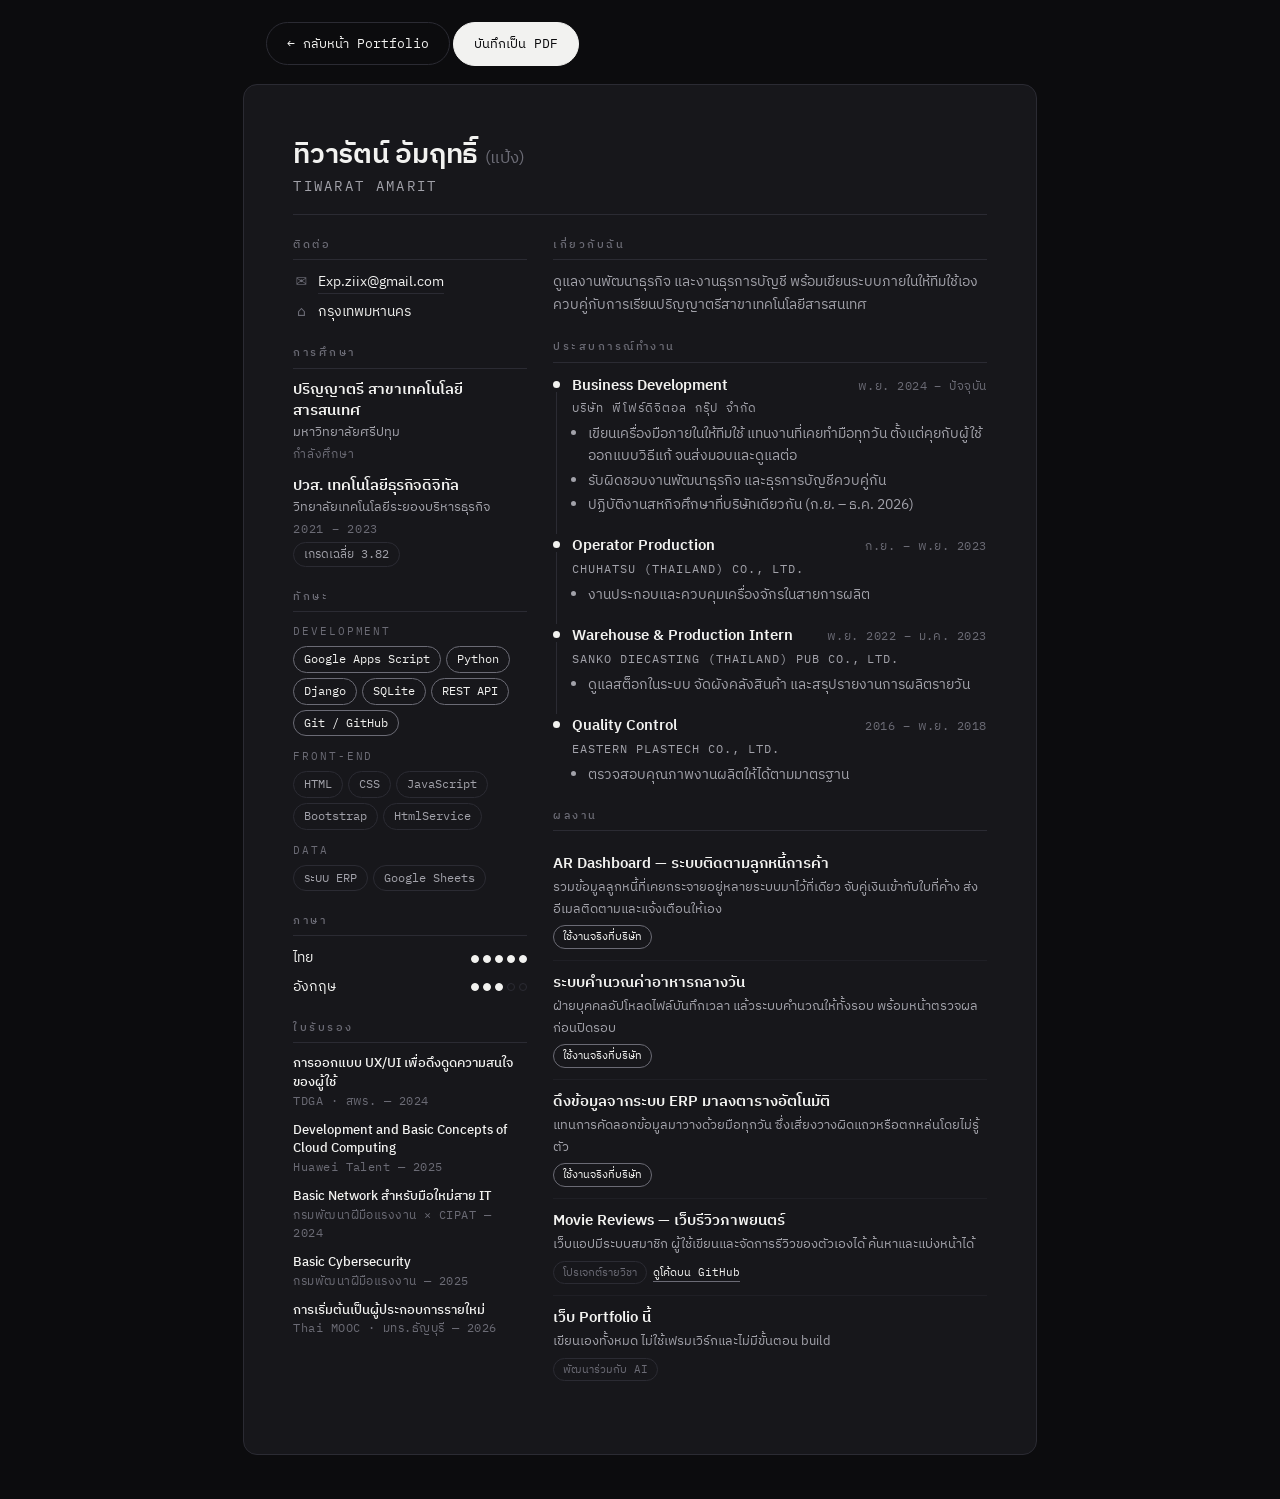
<file: cv.html>
<!doctype html>
<html lang="th">
<head>
<meta charset="UTF-8">
<meta name="viewport" content="width=device-width, initial-scale=1.0">
<title>CV · Tiva</title>
<meta name="description" content="ประวัติย่อ (CV) ของ ทิวารัตน์ อัมฤทธิ์ (แป้ง) — Business Development และนักศึกษา ป.ตรี IT ม.ศรีปทุม">
<meta name="robots" content="noindex">
<link rel="icon" href="favicon.svg" type="image/svg+xml">
<link rel="preconnect" href="https://fonts.googleapis.com">
<link rel="preconnect" href="https://fonts.gstatic.com" crossorigin>
<link href="https://fonts.googleapis.com/css2?family=IBM+Plex+Mono:wght@400;500&family=IBM+Plex+Sans+Thai:wght@400;500;600&display=swap" rel="stylesheet">
<style>
  /* โทนเดียวกับหน้า Portfolio — ขาวดำ ฟอนต์ IBM Plex
     บนจอเป็นพื้นเข้ม ส่วนตอนพิมพ์สลับเป็นพื้นขาวอัตโนมัติ (ดูบล็อก @media print ท้ายไฟล์)
     เพราะ CV พื้นดำเปลืองหมึกและอ่านยากบนกระดาษ */
  :root{
    --paper:#0C0C0E; --paper-2:#131316; --card:#17171B;
    --line:#2B2B33; --line-soft:#1F1F25;
    --ink:#F2F2F0; --ink-soft:#A2A2AA; --ink-faint:#6B6B75;
    /* ไฟล์นี้ไม่ได้โหลด style.css จึงต้องประกาศสายฟอนต์เองให้ตรงกัน
       IBM Plex Mono ไม่มีอักษรไทย ถ้าไม่คั่น Plex Sans Thai ไว้ ข้อความไทย
       ในหัวข้อ วันที่ และชื่อบริษัท จะตกไปใช้ฟอนต์ระบบ กลายเป็นคนละหน้าตากับเนื้อความ */
    --mono:"IBM Plex Mono", "IBM Plex Sans Thai", ui-monospace, SFMono-Regular, Menlo, monospace;
    --sans:"IBM Plex Sans Thai","IBM Plex Sans", system-ui, -apple-system, sans-serif;
  }
  *{box-sizing:border-box;}
  body{
    margin:0; background:var(--paper); color:var(--ink);
    font-family:var(--sans);
    font-size:14px; line-height:1.62; -webkit-font-smoothing:antialiased;
  }
  h1,h2,h3{margin:0; font-weight:600; letter-spacing:-.01em;}
  a{color:inherit;}

  /* ---------- แถบเครื่องมือ (ไม่ติดไปตอนพิมพ์) ---------- */
  .toolbar{
    max-width:210mm; margin:22px auto 0; padding:0 6mm;
    display:flex; justify-content:space-between; align-items:center; gap:14px; flex-wrap:wrap;
  }
  .toolbar a, .toolbar button{
    font-family:var(--mono); font-size:.82rem; cursor:pointer;
    border-radius:999px; padding:10px 20px; border:1px solid var(--line);
    background:transparent; color:var(--ink); text-decoration:none;
    display:inline-flex; align-items:center; gap:7px;
    transition:background-color .25s, color .25s, border-color .25s;
  }
  .toolbar a:hover{ background:var(--ink); color:var(--paper); border-color:var(--ink); }
  .toolbar button{ background:var(--ink); border-color:var(--ink); color:var(--paper); }
  .toolbar button:hover{ background:transparent; color:var(--ink); border-color:var(--line); }

  /* ---------- หน้ากระดาษ ---------- */
  .sheet{
    max-width:210mm; margin:18px auto 44px; background:var(--card);
    padding:14mm 13mm; border:1px solid var(--line); border-radius:14px;
  }

  header.cv-head{ padding-bottom:16px; border-bottom:1px solid var(--line); }
  .cv-head h1{ font-size:1.72rem; line-height:1.25; }
  .cv-head .en{
    margin-top:2px; font-family:var(--mono); font-size:.9rem; color:var(--ink-soft);
    letter-spacing:.16em; text-transform:uppercase;
  }
  .cv-head .role{ margin-top:9px; font-size:.94rem; color:var(--ink-soft); }

  .cols{ display:grid; grid-template-columns:1fr 1.85fr; gap:26px; margin-top:20px; }

  section{ margin-bottom:20px; }
  .job, .proj, .edu-item, .cert, .skill-group{ break-inside:avoid; }
  h2.sec{
    font-family:var(--mono); font-size:.7rem; font-weight:500;
    letter-spacing:.22em; text-transform:uppercase;
    color:var(--ink-faint); padding-bottom:6px; margin-bottom:11px;
    border-bottom:1px solid var(--line);
  }

  /* ---------- ซ้าย ---------- */
  .contact{ list-style:none; margin:0; padding:0; display:flex; flex-direction:column; gap:7px; font-size:.86rem; }
  .contact li{ display:flex; gap:9px; align-items:baseline; }
  .contact .k{ color:var(--ink-faint); flex:none; width:16px; text-align:center; }
  .contact a{ text-decoration:none; border-bottom:1px solid var(--line); word-break:break-all; }

  .edu-item{ margin-bottom:13px; }
  .edu-item .deg{ font-weight:600; font-size:.92rem; line-height:1.45; }
  .edu-item .org{ font-size:.84rem; color:var(--ink-soft); }
  .edu-item .yr{ font-family:var(--mono); font-size:.74rem; color:var(--ink-faint); letter-spacing:.06em; }
  .edu-item .gpa{
    display:inline-block; margin-top:4px; font-family:var(--mono); font-size:.72rem;
    border:1px solid var(--line); color:var(--ink-soft); padding:2px 10px; border-radius:999px;
  }

  .skill-group{ margin-bottom:12px; }
  .skill-group .lbl{
    font-family:var(--mono); font-size:.66rem; letter-spacing:.18em; text-transform:uppercase;
    color:var(--ink-faint); margin-bottom:6px;
  }
  .chips{ display:flex; flex-wrap:wrap; gap:5px; }
  .chips span{
    font-family:var(--mono); font-size:.72rem; padding:3px 10px; border-radius:999px;
    background:transparent; border:1px solid var(--line); color:var(--ink-soft);
  }
  .chips.core span{ border-color:var(--ink-faint); color:var(--ink); }

  .lang{ display:flex; justify-content:space-between; align-items:center; font-size:.86rem; margin-bottom:6px; }
  .lang .dots{ display:flex; gap:4px; }
  .lang .dots i{ width:8px; height:8px; border-radius:50%; border:1px solid var(--line); display:block; }
  .lang .dots i.on{ background:var(--ink); border-color:var(--ink); }

  .cert{ font-size:.83rem; margin-bottom:10px; }
  .cert .t{ font-weight:500; line-height:1.42; }
  .cert .o{ font-family:var(--mono); color:var(--ink-faint); font-size:.72rem; letter-spacing:.04em; }

  /* ---------- ขวา ---------- */
  .summary{ font-size:.9rem; color:var(--ink-soft); }
  .summary strong{ color:var(--ink); font-weight:600; }

  .job{ position:relative; padding-left:19px; padding-bottom:16px; }
  .job::before{ content:""; position:absolute; left:0; top:7px; width:7px; height:7px; border-radius:50%; background:var(--ink); }
  .job::after{ content:""; position:absolute; left:3px; top:18px; bottom:0; width:1px; background:var(--line); }
  .job:last-child{ padding-bottom:0; }
  .job:last-child::after{ display:none; }
  .job .top{ display:flex; justify-content:space-between; gap:12px; align-items:baseline; flex-wrap:wrap; }
  .job .pos{ font-weight:600; font-size:.96rem; }
  .job .when{ font-family:var(--mono); font-size:.72rem; color:var(--ink-faint); white-space:nowrap; letter-spacing:.04em; }
  .job .org{ font-family:var(--mono); font-size:.76rem; color:var(--ink-soft); letter-spacing:.08em; margin-bottom:5px; }
  .job ul{ margin:0; padding-left:16px; font-size:.86rem; color:var(--ink-soft); }
  .job ul li{ margin-bottom:2px; }

  .proj{ padding:11px 0; border-bottom:1px solid var(--line-soft); }
  .proj:last-child{ border-bottom:none; padding-bottom:0; }
  .proj .n{ font-weight:600; font-size:.92rem; }
  .proj .d{ font-size:.84rem; color:var(--ink-soft); }
  .proj .meta{ margin-top:5px; display:flex; gap:6px; flex-wrap:wrap; align-items:center; }
  .proj .meta span{
    font-family:var(--mono); font-size:.68rem; padding:2px 9px; border-radius:999px;
    background:transparent; border:1px solid var(--line); color:var(--ink-faint);
  }
  .proj .meta span.live{ border-color:var(--ink-faint); color:var(--ink); }
  .proj .meta a{ font-family:var(--mono); font-size:.7rem; color:var(--ink); text-decoration:none; border-bottom:1px solid var(--ink-faint); }

  /* ช่องที่ยังต้องเติมเอง — เห็นชัดในจอ และจะไม่หลุดไปตอนพิมพ์โดยไม่รู้ตัว */
  .todo{ background:#FFE9A8; color:#7A5A00; font-weight:600; padding:0 6px; border-radius:4px; font-size:.85em; }

  /* ต้องระบุ screen เท่านั้น — หน้า A4 กว้างราว 710px ซึ่งต่ำกว่า 760px
     ถ้าไม่กัน กฎนี้จะไปมีผลตอนพิมพ์ด้วย แล้ว CV จะยุบเหลือคอลัมน์เดียวยาวเป็นเท่าตัว */
  @media screen and (max-width:760px){
    .cols{ grid-template-columns:1fr; gap:8px; }
    .sheet{ padding:8mm 6mm; margin:12px 10px 30px; }
  }

  /* ---------- ตอนพิมพ์ / บันทึกเป็น PDF ---------- */
  @page{ size:A4; margin:10mm; }
  @media print{
    /* สลับชุดสีเป็นพื้นขาว ทุกอย่างอ้างตัวแปรอยู่แล้ว จึงเปลี่ยนที่เดียวจบ */
    :root{
      --paper:#FFFFFF; --paper-2:#F6F6F7; --card:#FFFFFF;
      --line:#D5D5DA; --line-soft:#E6E6EA;
      --ink:#141418; --ink-soft:#3C3C45; --ink-faint:#6C6C77;
    }
    /* ย่อทั้งแผ่นด้วยอัตราส่วนเดียว ไม่ไล่บีบระยะทีละจุด
       วิธีไล่บีบทำให้สัดส่วนเพี้ยน เพราะบางค่าลดได้มากบางค่าลดไม่ได้
       zoom ย่อทุกอย่างพร้อมกันเท่า ๆ กัน ไฟล์ที่พิมพ์จึงหน้าตาเหมือนบนจอเป๊ะ แค่เล็กลง */
    .sheet{ zoom:0.80; max-width:none; margin:0; padding:0; border:none; border-radius:0; background:#fff; }
    body{ background:#fff; }
    .toolbar{ display:none !important; }
    a{ text-decoration:none; }
    /* บังคับให้เส้นบาง ๆ กับชิปติดไปด้วย ไม่งั้นเบราว์เซอร์จะตัดพื้นหลังทิ้ง */
    *{ -webkit-print-color-adjust:exact !important; print-color-adjust:exact !important; }
  }
</style>
</head>
<body>

<div class="toolbar">
  <!-- วิธีบันทึก (เก็บไว้เป็นหมายเหตุ ไม่ต้องขึ้นบนหน้าเว็บ):
       กดปุ่มบันทึกเป็น PDF > ปลายทางเลือก Save as PDF > กระดาษ A4 > เปิด Background graphics
       ถ้าไม่เปิด Background graphics เส้นคั่นกับกรอบชิปจะหายไปจากไฟล์ที่ได้ -->
  <span>
    <a href="index.html">← กลับหน้า Portfolio</a>
    <button type="button" onclick="window.print()">บันทึกเป็น PDF</button>
  </span>
</div>

<div class="sheet">

  <header class="cv-head">
    <h1>ทิวารัตน์ อัมฤทธิ์ <span style="font-size:.6em; color:var(--ink-faint); font-weight:400;">(แป้ง)</span></h1>
    <div class="en">Tiwarat Amarit</div>
  </header>

  <div class="cols">

    <!-- ================= คอลัมน์ซ้าย ================= -->
    <div>
      <section>
        <h2 class="sec">ติดต่อ</h2>
        <ul class="contact">
          <li><span class="k">✉</span><a href="mailto:Exp.ziix@gmail.com">Exp.ziix@gmail.com</a></li>
          <li><span class="k">⌂</span>กรุงเทพมหานคร</li>
        </ul>
      </section>

      <section>
        <h2 class="sec">การศึกษา</h2>
        <div class="edu-item">
          <div class="deg">ปริญญาตรี สาขาเทคโนโลยีสารสนเทศ</div>
          <div class="org">มหาวิทยาลัยศรีปทุม</div>
          <div class="yr">กำลังศึกษา</div>
        </div>
        <div class="edu-item">
          <div class="deg">ปวส. เทคโนโลยีธุรกิจดิจิทัล</div>
          <div class="org">วิทยาลัยเทคโนโลยีระยองบริหารธุรกิจ</div>
          <div class="yr">2021 – 2023</div>
          <div class="gpa">เกรดเฉลี่ย 3.82</div>
        </div>
      </section>

      <section>
        <h2 class="sec">ทักษะ</h2>
        <div class="skill-group">
          <div class="lbl">Development</div>
          <div class="chips core">
            <span>Google Apps Script</span><span>Python</span><span>Django</span>
            <span>SQLite</span><span>REST API</span><span>Git / GitHub</span>
          </div>
        </div>
        <div class="skill-group">
          <div class="lbl">Front-end</div>
          <div class="chips"><span>HTML</span><span>CSS</span><span>JavaScript</span><span>Bootstrap</span><span>HtmlService</span></div>
        </div>
        <div class="skill-group">
          <div class="lbl">Data</div>
          <div class="chips">
            <span>ระบบ ERP</span><span>Google Sheets</span>
          </div>
        </div>
      </section>

      <section>
        <h2 class="sec">ภาษา</h2>
        <div class="lang"><span>ไทย</span><span class="dots"><i class="on"></i><i class="on"></i><i class="on"></i><i class="on"></i><i class="on"></i></span></div>
        <div class="lang"><span>อังกฤษ</span><span class="dots"><i class="on"></i><i class="on"></i><i class="on"></i><i></i><i></i></span></div>
      </section>

      <section>
        <h2 class="sec">ใบรับรอง</h2>
        <div class="cert"><div class="t">การออกแบบ UX/UI เพื่อดึงดูดความสนใจของผู้ใช้</div><div class="o">TDGA · สพร. — 2024</div></div>
        <div class="cert"><div class="t">Development and Basic Concepts of Cloud Computing</div><div class="o">Huawei Talent — 2025</div></div>
        <div class="cert"><div class="t">Basic Network สำหรับมือใหม่สาย IT</div><div class="o">กรมพัฒนาฝีมือแรงงาน × CIPAT — 2024</div></div>
        <div class="cert"><div class="t">Basic Cybersecurity</div><div class="o">กรมพัฒนาฝีมือแรงงาน — 2025</div></div>
        <div class="cert"><div class="t">การเริ่มต้นเป็นผู้ประกอบการรายใหม่</div><div class="o">Thai MOOC · มทร.ธัญบุรี — 2026</div></div>
      </section>
    </div>

    <!-- ================= คอลัมน์ขวา ================= -->
    <div>
      <section>
        <h2 class="sec">เกี่ยวกับฉัน</h2>
        <p class="summary" style="margin:0;">
          ดูแลงานพัฒนาธุรกิจ และงานธุรการบัญชี พร้อมเขียนระบบภายในให้ทีมใช้เอง
          ควบคู่กับการเรียนปริญญาตรีสาขาเทคโนโลยีสารสนเทศ
        </p>
      </section>

      <section>
        <h2 class="sec">ประสบการณ์ทำงาน</h2>

        <div class="job">
          <div class="top"><span class="pos">Business Development</span><span class="when">พ.ย. 2024 – ปัจจุบัน</span></div>
          <div class="org">บริษัท พีโฟร์ดิจิตอล กรุ๊ป จำกัด</div>
          <ul>
            <li>เขียนเครื่องมือภายในให้ทีมใช้ แทนงานที่เคยทำมือทุกวัน ตั้งแต่คุยกับผู้ใช้ ออกแบบวิธีแก้ จนส่งมอบและดูแลต่อ</li>
            <li>รับผิดชอบงานพัฒนาธุรกิจ และธุรการบัญชีควบคู่กัน</li>
            <li>ปฏิบัติงานสหกิจศึกษาที่บริษัทเดียวกัน (ก.ย. – ธ.ค. 2026)</li>
          </ul>
        </div>

        <div class="job">
          <div class="top"><span class="pos">Operator Production</span><span class="when">ก.ย. – พ.ย. 2023</span></div>
          <div class="org">CHUHATSU (THAILAND) CO., LTD.</div>
          <ul>
            <li>งานประกอบและควบคุมเครื่องจักรในสายการผลิต</li>
          </ul>
        </div>

        <div class="job">
          <div class="top"><span class="pos">Warehouse &amp; Production Intern</span><span class="when">พ.ย. 2022 – ม.ค. 2023</span></div>
          <div class="org">SANKO DIECASTING (THAILAND) PUB CO., LTD.</div>
          <ul>
            <li>ดูแลสต็อกในระบบ จัดผังคลังสินค้า และสรุปรายงานการผลิตรายวัน</li>
          </ul>
        </div>

        <div class="job">
          <div class="top"><span class="pos">Quality Control</span><span class="when">2016 – พ.ย. 2018</span></div>
          <div class="org">EASTERN PLASTECH CO., LTD.</div>
          <ul>
            <li>ตรวจสอบคุณภาพงานผลิตให้ได้ตามมาตรฐาน</li>
          </ul>
        </div>

      </section>

      <section>
        <h2 class="sec">ผลงาน</h2>

        <div class="proj">
          <div class="n">AR Dashboard — ระบบติดตามลูกหนี้การค้า</div>
          <div class="d">รวมข้อมูลลูกหนี้ที่เคยกระจายอยู่หลายระบบมาไว้ที่เดียว จับคู่เงินเข้ากับใบที่ค้าง ส่งอีเมลติดตามและแจ้งเตือนให้เอง </div>
          <div class="meta"><span class="live">ใช้งานจริงที่บริษัท</span></div>
        </div>

        <div class="proj">
          <div class="n">ระบบคำนวณค่าอาหารกลางวัน</div>
          <div class="d">ฝ่ายบุคคลอัปโหลดไฟล์บันทึกเวลา แล้วระบบคำนวณให้ทั้งรอบ พร้อมหน้าตรวจผลก่อนปิดรอบ</div>
          <div class="meta"><span class="live">ใช้งานจริงที่บริษัท</span></div>
        </div>

        <div class="proj">
          <div class="n">ดึงข้อมูลจากระบบ ERP มาลงตารางอัตโนมัติ</div>
          <div class="d">แทนการคัดลอกข้อมูลมาวางด้วยมือทุกวัน ซึ่งเสี่ยงวางผิดแถวหรือตกหล่นโดยไม่รู้ตัว</div>
          <div class="meta"><span class="live">ใช้งานจริงที่บริษัท</span></div>
        </div>

        <div class="proj">
          <div class="n">Movie Reviews — เว็บรีวิวภาพยนตร์</div>
          <div class="d">เว็บแอปมีระบบสมาชิก ผู้ใช้เขียนและจัดการรีวิวของตัวเองได้ ค้นหาและแบ่งหน้าได้</div>
          <div class="meta"><span>โปรเจกต์รายวิชา</span><a href="https://github.com/Tiva-ama/ICT12367_movie_review_project">ดูโค้ดบน GitHub</a></div>
        </div>

        <div class="proj">
          <div class="n">เว็บ Portfolio นี้</div>
          <div class="d">เขียนเองทั้งหมด ไม่ใช้เฟรมเวิร์กและไม่มีขั้นตอน build</div>
          <div class="meta"><span>พัฒนาร่วมกับ AI</span></div>
        </div>

      </section>
    </div>

  </div>
</div>

</body>
</html>
</file>
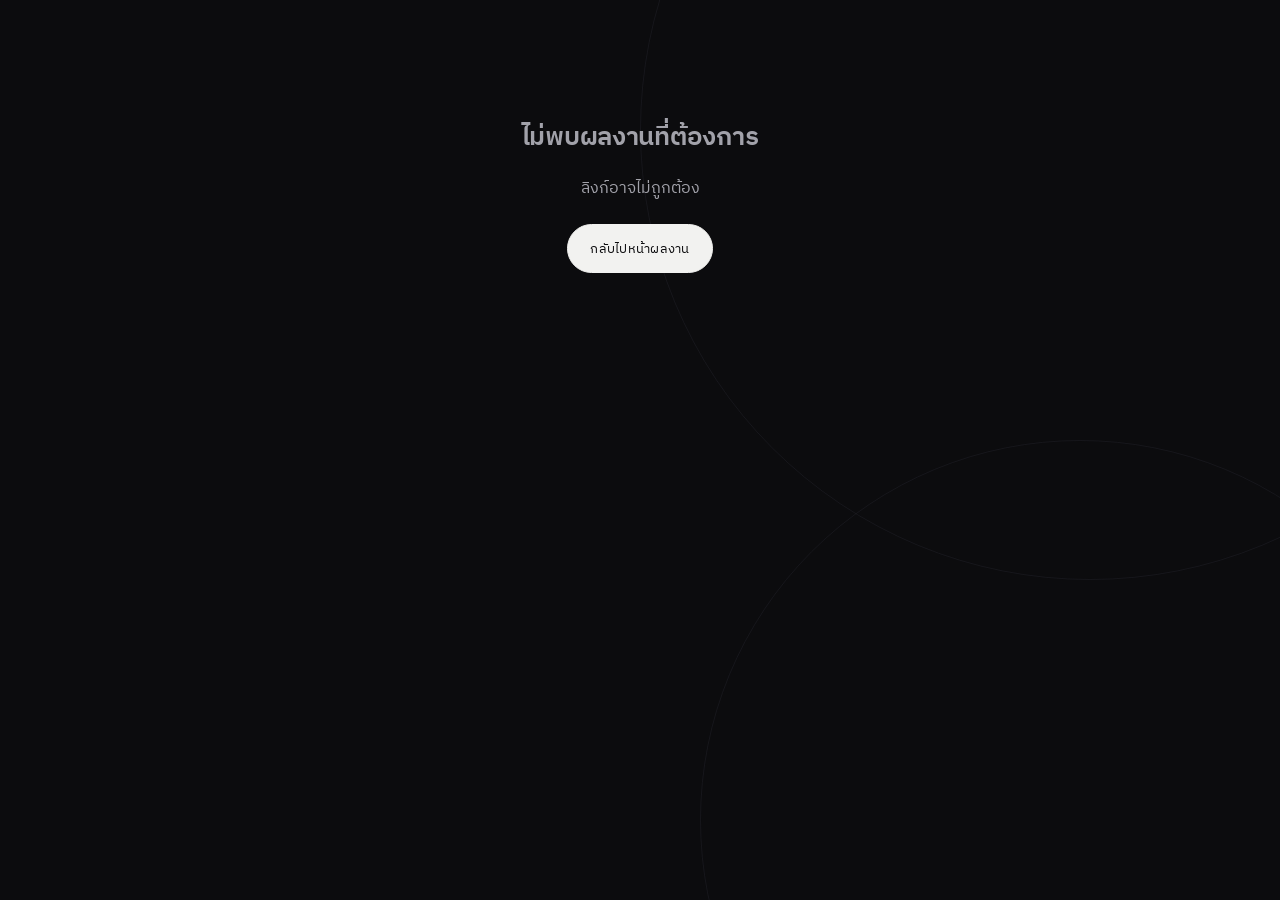
<file: project.html>
<!doctype html>
<html lang="th">
<head>
<meta charset="UTF-8">
<meta name="viewport" content="width=device-width, initial-scale=1.0">
<title>รายละเอียดผลงาน · Tiva</title>
<meta name="robots" content="noindex">
<link rel="icon" href="favicon.svg" type="image/svg+xml">
<link rel="preconnect" href="https://fonts.googleapis.com">
<link rel="preconnect" href="https://fonts.gstatic.com" crossorigin>
<link href="https://fonts.googleapis.com/css2?family=IBM+Plex+Mono:wght@400;500&family=IBM+Plex+Sans+Thai:wght@400;500;600&display=swap" rel="stylesheet">
<link rel="stylesheet" href="style.css">
<style>
  /* หน้านี้ยืมตัวแปรสีและฟอนต์จาก style.css แล้วเพิ่มเลย์เอาต์ของตัวเอง */
  body{ overflow-x:hidden; }
  .pj-wrap{ max-width:1080px; margin:0 auto; padding:36px 32px 90px; position:relative; z-index:1; }
  @media (max-width:640px){ .pj-wrap{ padding:24px 20px 60px; } }

  .crumb{ display:flex; align-items:center; gap:14px; flex-wrap:wrap; margin-bottom:40px; font-size:.9rem; }
  .crumb{ font-family:var(--mono); }
  .crumb .back{
    display:inline-flex; align-items:center; gap:8px; font-weight:700; color:var(--ink);
    border:1.5px solid var(--line); background:var(--card); border-radius:999px; padding:9px 18px;
    transition:border-color .2s ease, color .2s ease;
  }
  .crumb .back:hover{ border-color:var(--apple); color:var(--apple); }
  .crumb .path{ color:var(--ink-faint); font-weight:600; }
  .crumb .path b{ color:var(--ink); font-weight:700; }

  .pj-head{ display:grid; grid-template-columns:1fr 1fr; gap:44px; align-items:start; margin-bottom:52px; }
  @media (max-width:860px){ .pj-head{ grid-template-columns:1fr; gap:28px; } }
  .pj-head h1{ font-family:var(--mono); font-weight:500; font-size:clamp(1.7rem,4vw,2.6rem); color:var(--ink); line-height:1.2; letter-spacing:-.03em; }
  .pj-head .lead{ margin-top:18px; color:var(--ink-soft); font-size:1.02rem; }
  .pj-badges{ display:flex; gap:8px; flex-wrap:wrap; margin-top:20px; }
  .pj-badges span{ font-family:var(--mono); font-size:.74rem; padding:5px 13px; border-radius:999px; border:1px solid var(--line); }
  .pj-badges .live{ color:var(--ink); border-color:var(--ink-faint); }
  .pj-badges .school{ color:var(--ink-soft); }
  .pj-badges .wip{ color:var(--ink-soft); }
  .pj-badges .note{ color:var(--ink-faint); }

  .shot{
    background:var(--card); border:1.5px solid var(--line); border-radius:var(--radius-lg);
    padding:12px; box-shadow:none;
  }
  .shot img{ width:100%; display:block; border-radius:18px; }
  .shot .cap{ font-size:.78rem; color:var(--ink-faint); text-align:center; padding:10px 6px 4px; }
  .shot.empty{ aspect-ratio:16/10; display:flex; align-items:center; justify-content:center; padding:0; overflow:hidden; }
  .shot.empty .fill{ width:100%; height:100%; display:flex; align-items:center; justify-content:center;
                     color:rgba(255,255,255,.9); font-weight:700; font-size:1.05rem; text-align:center; padding:24px; }

  .pj-sec{ margin-bottom:38px; }
  .pj-sec h2{
    font-family:var(--mono); font-size:.8rem; font-weight:500; letter-spacing:.1em; color:var(--ink-faint);
    padding-bottom:7px; margin-bottom:16px; border-bottom:1.5px solid var(--line);
  }
  .pj-sec p{ color:var(--ink-soft); margin:0 0 12px; font-size:1rem; }
  .pj-sec ul{ margin:0; padding-left:20px; color:var(--ink-soft); }
  .pj-sec ul li{ margin-bottom:8px; }
  .pj-sec ul li b{ color:var(--ink); }

  .chips{ display:flex; gap:9px; flex-wrap:wrap; }
  .chips span{
    display:inline-flex; align-items:center; gap:7px; font-family:var(--mono); font-size:.8rem; font-weight:400;
    background:var(--card); border:1.5px solid var(--line); color:var(--ink);
    border-radius:12px; padding:9px 16px;
  }

  .pj-links{ display:flex; gap:12px; flex-wrap:wrap; margin-top:8px; }
  .pj-nav{ display:flex; justify-content:space-between; gap:14px; flex-wrap:wrap;
           border-top:1.5px solid var(--line-soft); padding-top:26px; margin-top:46px; }
  .pj-nav a{ font-family:var(--mono); color:var(--ink-soft); font-size:.85rem; }
  .pj-nav a:hover{ color:var(--ink); }
  .missing{ text-align:center; padding:80px 0; color:var(--ink-soft); }
</style>
</head>
<body>
<div id="speckles" aria-hidden="true"><span class="ring r1"></span><span class="ring r3"></span></div>

<main class="pj-wrap" id="pjRoot">
  <div class="missing">กำลังโหลด…</div>
</main>

<script>
/* ---------------------------------------------------------------
   เพิ่มโปรเจกต์ใหม่: เติมอีกหนึ่งก้อนใน PROJECTS แล้วชี้ลิงก์จาก
   การ์ดในหน้าแรกมาที่ project.html?p=<คีย์ที่ตั้งไว้>
   หัวข้อไหนไม่มีข้อมูล ลบทิ้งได้เลย หน้าจะข้ามให้เอง
----------------------------------------------------------------- */
var PROJECTS = {

  'ar-dashboard': {
    title: 'AR Dashboard — ระบบติดตามลูกหนี้การค้า',
    lead: 'เว็บแอปบน Google Apps Script รวมข้อมูลลูกหนี้การค้าจากระบบ ERP มาไว้ในหน้าเดียว ' +
          'คำนวณสถานะ จับคู่เงินเข้า และติดตามยอดค้างชำระผ่านอีเมลและแอปแชทของทีม',
    badges: [['live','ใช้งานจริงที่บริษัท']],
    image: 'img/ar-dashboard.png',
    imageCap: 'ภาพจำลองหน้าจอ · ข้อมูลทั้งหมดเป็นข้อมูลสมมติ',
    tech: ['Google Apps Script','HtmlService','HTML','CSS','JavaScript','REST API','Google Sheets','Gmail API','Webhook','SheetJS'],
    sections: [
      { h:'ที่มา', p:[
        'เดิมข้อมูลลูกหนี้ไม่อัปเดตตามเวลาจริง ต้องดาวน์โหลดมาวางในชีตเองทุกวัน',
        'และเวลาจะติดตามลูกค้าต้องเปิดหลายระบบประกอบกัน ทั้งรายการค้างชำระ สถานะเงินเข้า และการแจ้งโอน'
      ]},
      { h:'สิ่งที่ทำ', ul:[
        '<b>ดึงข้อมูล</b> จาก REST API ของระบบ ERP หลาย endpoint ทั้งเอกสารวางบิล เอกสารรับชำระ รายการแจ้งโอน และรายการเดินบัญชี',
        '<b>ประมวลผล</b> คำนวณจำนวนวันเกินกำหนดและจัดสถานะ คำนวณภาษีหัก ณ ที่จ่าย รองรับทั้งกรณีกรอกเป็นอัตราและเป็นจำนวนเงิน',
        '<b>จับคู่เงินเข้า</b> เทียบรายการเดินบัญชีกับใบที่ค้าง รองรับกรณีลูกค้าโอนรวมหลายใบเป็นก้อนเดียว',
        '<b>หน้าจอ</b> การ์ดสรุป ตารางลูกหนี้พร้อมป้ายสถานะ ตัวกรองหลายเงื่อนไข รายงานอายุหนี้ หน้าจัดอันดับลูกค้า และส่งออกเป็น Excel',
        '<b>ติดตามอัตโนมัติ</b> ส่งอีเมลแจ้งยอดค้าง และแจ้งเตือนเข้าแอปแชทของทีมถึงผู้รับผิดชอบโดยตรง',
        '<b>งานตามเวลา</b> ใช้ Time-driven Trigger เขียนยอดสรุปลง Google Sheet ตามรอบ ให้นำไปใช้ต่อได้ทันที'
      ]},
      { h:'ผลลัพธ์', ul:[
        'ข้อมูลเป็นปัจจุบันตลอด ไม่ต้องดาวน์โหลดมาวางเองทุกวัน',
        'เห็นสถานะเงินเข้าและการแจ้งโอนได้จากหน้าเดียว ไม่ต้องเปิดหลายระบบ',
        'ตรวจสอบความถูกต้องเทียบกับรายงานทางบัญชีแล้วตรงกันทุกรายการ'
      ]},
    ]
  },

  'erp-sheets': {
    title: 'ดึงข้อมูลจากระบบ ERP เข้า Google Sheets',
    lead: 'สคริปต์ดึงข้อมูลจากระบบ ERP ผ่าน API มาลง Google Sheets ให้เอง แทนการคัดลอกมาวางด้วยมือทุกครั้ง',
    badges: [['live','ใช้งานจริงที่บริษัท']],
    image: 'img/erp-sheets.png',
    imageCap: 'ภาพจำลองหน้าชีตที่สคริปต์เขียนข้อมูลลงให้ · ข้อมูลทั้งหมดเป็นข้อมูลสมมติ',
    tech: ['Google Apps Script','REST API','Google Sheets'],
    sections: [
      { h:'ที่มา', p:['เดิมต้องคัดลอกข้อมูลจากระบบ ERP มาวางในชีตด้วยมือทุกครั้ง ซึ่งเสี่ยงวางผิดแถวหรือเผลอลบข้อมูลโดยไม่รู้ตัว'] },
      { h:'สิ่งที่ทำ', ul:[
        'เรียก API ของระบบ ERP แล้วเขียนผลลงชีตตามรอบที่กำหนด',
        'จัดรูปแบบข้อมูลให้พร้อมนำไปใช้ต่อ โดยไม่ต้องแก้ด้วยมืออีก'
      ]},
    ]
  },

  'lunch-calc': {
    title: 'ระบบคำนวณค่าอาหารกลางวัน',
    lead: 'เว็บแอปบน Google Apps Script ผู้ใช้งานอัปโหลดไฟล์บันทึกเวลา แล้วคำนวณค่าอาหารทั้งรอบให้โดยอัตโนมัติ ',
    badges: [['live','ใช้งานจริงที่บริษัท'],['wip','กำลังพัฒนาต่อ']],
    image: 'img/lunch-calc.png',
    imageCap: 'ภาพจำลองหน้าจอ · ข้อมูลทั้งหมดเป็นข้อมูลสมมติ',
    tech: ['Google Apps Script','HtmlService','HTML','CSS','JavaScript','Google Sheets'],
    sections: [
      { h:'ที่มา', p:['เดิมต้องคัดลอกข้อมูลทีละส่วนมาคำนวณ ซึ่งเสี่ยงวางข้อมูลผิดที่'] },
      { h:'สิ่งที่ทำ', ul:[
        'เปลี่ยนขั้นตอนการคัดลอกข้อมูลเป็นอัปโหลดไฟล์บันทึกเวลาเข้าระบบ แล้วคำนวณค่าอาหารทั้งรอบให้โดยอัตโนมัติ',
        '<b>หน้าเว็บ</b> สร้างด้วย HtmlService เขียน HTML CSS และ JavaScript เอง ให้ผู้ใช้งานผ่านเบราว์เซอร์ได้เลยโดยไม่ต้องเปิดชีตหรือแตะโค้ด',
        '<b>เหตุผลกำกับ</b> ระบุให้เห็นว่าวันที่ไม่ได้รับสิทธิ์ติดเงื่อนไขข้อไหน ไม่ต้องย้อนไปไล่ดูข้อมูลดิบเอง',
        '<b>รายการที่ควรตรวจสอบ</b> คัดแถวที่ข้อมูลผิดปกติออกมาให้ตรวจก่อนปิดรอบ และส่งออกเป็นไฟล์ Excel ได้'
      ]},
      { h:'แผนพัฒนา', p:['ต่อ API ของระบบ ERP เข้ามาโดยตรง เพื่อตัดขั้นตอนอัปโหลดไฟล์ออกอีกชั้น'] }
    ]
  },

  'movie-reviews': {
    title: 'Movie Reviews — เว็บรีวิวภาพยนตร์',
    lead: 'เว็บแอป Django ที่ผู้ใช้สมัครสมาชิกและเขียนรีวิวภาพยนตร์ได้ พร้อมระบบจัดการสิทธิ์ผู้ใช้',
    badges: [['school','โปรเจกต์รายวิชา · 2025']],
    image: 'img/movie-review.jpg',
    imageCap: 'หน้าแรกของเว็บ',
    tech: ['Python','Django','SQLite','Bootstrap'],
    links: [['ดูโค้ดบน GitHub','https://github.com/Tiva-ama/ICT12367_movie_review_project']],
    sections: [
      { h:'สิ่งที่ทำ', ul:[
        '<b>ระบบสมาชิก</b> สมัครและเข้าสู่ระบบเพื่อเขียนรีวิว แก้ไขหรือลบได้เฉพาะรีวิวของตัวเอง',
        '<b>จัดการสิทธิ์</b> การเพิ่ม แก้ไข และลบข้อมูลภาพยนตร์จำกัดไว้ให้ผู้ดูแลระบบเท่านั้น โดยใช้ระบบสิทธิ์และกลุ่มผู้ใช้ของ Django',
        '<b>ค้นหา</b> กรองได้พร้อมกัน 4 เงื่อนไข คือชื่อเรื่อง ผู้กำกับ ประเภท และปีที่ฉาย',
        '<b>อื่น ๆ</b> แบ่งหน้ารายการ อัปโหลดโปสเตอร์ และแจ้งผลการทำงานให้ผู้ใช้ทุกครั้งที่บันทึกข้อมูล'
      ]},
      { h:'หมายเหตุ', p:['ทำในรายวิชาระหว่างเรียนปริญญาตรี โค้ดทั้งหมดอยู่บน GitHub ดูประวัติการแก้ไขย้อนหลังได้'] }
    ]
  }

};

(function(){
  var key = new URLSearchParams(location.search).get('p');
  var d = PROJECTS[key];
  var root = document.getElementById('pjRoot');

  if (!d){
    root.innerHTML = '<div class="missing"><h1 style="font-size:1.6rem;margin-bottom:14px;">ไม่พบผลงานที่ต้องการ</h1>' +
      '<p style="margin-bottom:22px;">ลิงก์อาจไม่ถูกต้อง</p>' +
      '<a class="btn btn-primary" href="index.html#portfolio">กลับไปหน้าผลงาน</a></div>';
    return;
  }
  document.title = d.title + ' · ทิวารัตน์ อัมฤทธิ์';

  function esc(s){ return String(s).replace(/&/g,'&amp;').replace(/</g,'&lt;'); }

  var html = '<div class="crumb">' +
    '<a class="back" href="index.html#portfolio"><svg width="15" height="15" viewBox="0 0 24 24" fill="none" stroke="currentColor" stroke-width="2.2" stroke-linecap="round" stroke-linejoin="round"><path d="M19 12H5m6-6-6 6 6 6"/></svg>กลับ</a>' +
    '<span class="path">ผลงาน › <b>' + esc(d.title) + '</b></span></div>';

  html += '<div class="pj-head"><div>' +
    '<h1>' + esc(d.title) + '</h1>' +
    '<p class="lead">' + esc(d.lead) + '</p>';
  if (d.badges && d.badges.length){
    html += '<div class="pj-badges">';
    d.badges.forEach(function(b){ html += '<span class="' + b[0] + '">' + esc(b[1]) + '</span>'; });
    html += '</div>';
  }
  html += '</div><div>';
  if (d.image){
    html += '<div class="shot"><img src="' + d.image + '" alt="' + esc(d.title) + '">' +
            (d.imageCap ? '<div class="cap">' + esc(d.imageCap) + '</div>' : '') + '</div>';
  } else {
    html += '<div class="shot empty"><div class="fill" style="background:' + (d.swatch || 'var(--tote)') + '">' +
            esc(d.title) + '</div></div>';
  }
  html += '</div></div>';

  if (d.tech && d.tech.length){
    html += '<div class="pj-sec"><h2>เทคโนโลยีที่ใช้</h2><div class="chips">';
    d.tech.forEach(function(t){ html += '<span>' + esc(t) + '</span>'; });
    html += '</div></div>';
  }

  (d.sections || []).forEach(function(sec){
    html += '<div class="pj-sec"><h2>' + esc(sec.h) + '</h2>';
    (sec.p || []).forEach(function(t){ html += '<p>' + t + '</p>'; });
    if (sec.ul){ html += '<ul>'; sec.ul.forEach(function(t){ html += '<li>' + t + '</li>'; }); html += '</ul>'; }
    html += '</div>';
  });

  if (d.links && d.links.length){
    html += '<div class="pj-links">';
    d.links.forEach(function(l){
      html += '<a class="btn btn-outline" href="' + l[1] + '" target="_blank" rel="noopener">' + esc(l[0]) +
        '<svg width="15" height="15" viewBox="0 0 24 24" fill="none" stroke="currentColor" stroke-width="2" stroke-linecap="round" stroke-linejoin="round"><path d="M9 6h9v9M18 6 6 18"/></svg></a>';
    });
    html += '</div>';
  }

  // ลิงก์ไปโปรเจกต์ก่อนหน้า/ถัดไป ตามลำดับใน PROJECTS
  var keys = Object.keys(PROJECTS), i = keys.indexOf(key);
  var prev = keys[i-1], next = keys[i+1];
  html += '<div class="pj-nav">' +
    (prev ? '<a href="project.html?p=' + prev + '">← ' + esc(PROJECTS[prev].title) + '</a>' : '<span></span>') +
    (next ? '<a href="project.html?p=' + next + '">' + esc(PROJECTS[next].title) + ' →</a>' : '<span></span>') +
    '</div>';

  root.innerHTML = html;
})();
</script>
</body>
</html>
</file>
<file: style.css>
:root{
    /* ---- โทนขาวดำ ---- */
    --paper:    #0C0C0E;   /* พื้นหลังหน้า */
    --paper-2:  #131316;   /* พื้นยกระดับ */
    --card:     #17171B;
    --line:     #2B2B33;
    --line-soft:#1F1F25;
    --ink:      #F2F2F0;
    --ink-soft: #A2A2AA;
    --ink-faint:#6B6B75;

    /* สองชื่อนี้เหลือจากพาเลตต์เดิม เก็บไว้เพราะ project.html ยังอ้างอยู่ */
    --apple:   #A2A2AA;
    --tote:    #2B2B33;

    --radius-lg: 20px;
    --radius-md: 14px;

    /* IBM Plex Mono ไม่มีตัวอักษรไทย ต้องคั่น IBM Plex Sans Thai ไว้เป็นลำดับถัดไป
       ไม่งั้นข้อความไทยจะตกไปใช้ฟอนต์ระบบ กลายเป็นคนละหน้าตากับส่วนอื่นของเว็บ
       เบราว์เซอร์เลือกฟอนต์ทีละตัวอักษร อังกฤษจึงยังได้ Plex Mono ตามเดิม */
    --mono: "IBM Plex Mono", "IBM Plex Sans Thai", ui-monospace, SFMono-Regular, Menlo, monospace;
    --sans: "IBM Plex Sans Thai", "IBM Plex Sans", system-ui, -apple-system, sans-serif;
    --ease: cubic-bezier(.16,1,.3,1);
  }
  *{box-sizing:border-box;}
  html{scroll-behavior:smooth;}
  @media (prefers-reduced-motion: reduce){ html{scroll-behavior:auto;} *{animation-duration:.01ms !important; transition-duration:.01ms !important;} }
  body{
    margin:0; background:var(--paper); color:var(--ink);
    font-family:var(--sans);
    font-size:15.5px; line-height:1.72; -webkit-font-smoothing:antialiased;
    overflow-x:hidden;
  }
  h1,h2,h3{ margin:0; font-weight:600; letter-spacing:-.01em; }
  a{ color:inherit; text-decoration:none; }
  button{ font-family:inherit; }
  svg{ display:block; }
  .wrap{ max-width:1180px; margin:0 auto; padding:0 34px; }
  @media (max-width:640px){ .wrap{ padding:0 20px; } }

  /* ---------------- วงกลมเส้นบางเป็นฉากหลัง ---------------- */
  #speckles{ position:fixed; inset:0; z-index:0; pointer-events:none; overflow:hidden; }
  #speckles .ring{ position:absolute; border:1px solid var(--line-soft); border-radius:50%; opacity:.6; }
  #speckles .ring.r1{ width:900px;  height:900px;  top:-320px;    right:-260px; }
  #speckles .ring.r2{ width:1400px; height:1400px; top:38%;       left:-720px; }
  #speckles .ring.r3{ width:760px;  height:760px;  bottom:-300px; right:-180px; }

  main{ position:relative; z-index:1; }

  /* ---------------- หน้าโหลด ----------------
     ฉากนี้ปิดด้วย JS อย่างเดียว ถ้าไม่มี JS จะค้างคาจอตลอดไป
     จึงซ่อนไว้เป็นค่าตั้งต้น แล้วให้โผล่เฉพาะตอนที่ <html> มีคลาส js
     (สคริปต์บรรทัดเดียวใน <head> เป็นคนใส่ให้) */
  #loading{ display:none; }
  html.js #loading{
    position:fixed; inset:0; z-index:100; background:var(--paper);
    display:flex; flex-direction:column; align-items:center; justify-content:center; gap:24px;
    transition:opacity .55s var(--ease), visibility .55s var(--ease);
    /* กันอีกชั้น เผื่อ script.js โหลดไม่ขึ้น คลาส js ติดแล้วแต่ไม่มีใครมาสั่งปิด
       ครบ 8 วินาทีให้หายไปเอง คนจะได้ไม่เจอจอค้าง */
    animation:loading-failsafe 0s linear 8s forwards;
  }
  @keyframes loading-failsafe{ to{ opacity:0; visibility:hidden; pointer-events:none; } }
  html.js #loading.hide{ opacity:0; visibility:hidden; pointer-events:none; }
  #loading .load-pct{
    font-family:var(--mono); font-size:clamp(3.4rem,13vw,8rem); font-weight:500;
    letter-spacing:-.04em; line-height:1;
  }
  #loading .load-label{
    font-family:var(--mono); font-size:.76rem; letter-spacing:.28em; text-transform:uppercase; color:var(--ink-faint);
  }
  #loading .bar-track{ position:relative; height:1px; background:var(--line); width:min(420px,72vw); }
  #loading .bar-fill{ position:absolute; inset:0 auto 0 0; width:0%; background:var(--ink); transition:width .1s linear; }

  /* ---------------- แถบบน ---------------- */
  .nav-stage{
    position:sticky; top:0; z-index:40; background:rgba(12,12,14,.82);
    backdrop-filter:blur(14px); border-bottom:1px solid var(--line-soft);
  }
  .nav-inner{
    max-width:1180px; margin:0 auto; padding:18px 34px;
    display:flex; align-items:center; justify-content:space-between; gap:24px;
  }
  @media (max-width:640px){ .nav-inner{ padding:14px 20px; } }
  .nav-name{ font-family:var(--mono); font-size:.86rem; line-height:1.35; letter-spacing:.02em; }
  .nav-name b{ display:block; font-weight:500; }
  .nav-name span{ display:block; color:var(--ink-faint); }
  .pill-nav{ display:flex; gap:4px; }
  .pill-nav a{
    font-family:var(--mono); font-size:.82rem; color:var(--ink-faint);
    padding:8px 15px; border-radius:999px;
    transition:color .25s var(--ease), background-color .25s var(--ease);
  }
  .pill-nav a:hover{ color:var(--ink-soft); }
  .pill-nav a.active{ color:var(--paper); background:var(--ink); }
  @media (max-width:560px){ .pill-nav a{ padding:7px 10px; font-size:.75rem; } }
  /* ที่จอ 390px เมนูต้องการ ~405px แต่มีที่ให้ 350px ปุ่มสุดท้าย (Contacts) จึงหลุดขอบจอ
     ซ่อนชื่อมุมซ้ายบนจอเล็กแทน ไม่เสียอะไรเพราะชื่อตัวใหญ่อยู่ถัดลงไปไม่กี่พิกเซล */
  @media (max-width:520px){
    .nav-name{ display:none; }
    .nav-inner{ justify-content:flex-end; }
  }

  section{ padding:120px 0 40px; }
  section#home{ padding-top:96px; }
  @media (max-width:640px){ section{ padding:80px 0 30px; } }

  /* ป้ายกำกับหัวข้อ แบบ ... /about ... */
  .sec-label{
    font-family:var(--mono); font-size:.78rem; color:var(--ink-faint);
    letter-spacing:.06em; margin-bottom:30px;
  }
  .sec-label::before{ content:"... "; }
  .sec-label::after{ content:" ..."; }

  /* ---------------- hero ---------------- */
  .hero-title{
    font-family:var(--mono); font-weight:500;
    font-size:clamp(2.6rem,10.5vw,8.2rem); line-height:.98; letter-spacing:-.045em;
    text-transform:uppercase;
  }
  .hero-title .row{ display:flex; align-items:center; gap:26px; flex-wrap:wrap; }
  .hero-title .row.end{ justify-content:flex-end; }
  .hero-line{ display:block; overflow:hidden; }
  /* ชื่อเลื่อนขึ้นมาจากใต้เส้น โดยเริ่มจากถูกดันลงไปพ้นกรอบ แล้ว JS ใส่คลาส in ให้เลื่อนขึ้น
     ต้องผูกกับคลาส js ด้วย ไม่งั้นเบราว์เซอร์ที่ไม่รัน JS จะไม่มีใครมาใส่ in ให้
     ชื่อก็ค้างอยู่ใต้กรอบตลอดไป หัวเรื่องของหน้าหายทั้งก้อน */
  .hero-line > span{ display:block; }
  html.js .hero-line > span{
    transform:translateY(105%); transition:transform 1s var(--ease);
    animation:hero-failsafe 0s linear 8s forwards;   /* กันเหนียวแบบเดียวกับที่อื่น */
  }
  @keyframes hero-failsafe{ to{ transform:none; } }
  html.js .hero-title.in .hero-line > span{ transform:none; }

  /* ชิดบนทั้งคู่ ตอนตัวเล่นเพลงสูง 352px ฝั่งขวาสูงกว่าซ้าย 281px
     ถ้าสั่งให้จบเสมอกัน ของฝั่งซ้ายจะถูกดันลงไปจนเกิดช่องโหว่กลางคอลัมน์ 311px */
  .hero-sub{ display:grid; grid-template-columns:minmax(0,1fr) minmax(0,1fr); gap:40px; margin-top:44px; align-items:start; }
  @media (max-width:820px){ .hero-sub{ grid-template-columns:1fr; gap:26px; } }
  /* ดันเฉพาะคอลัมน์ซ้ายลงมา ให้ห่างจากประโยคด้านบน
     ไม่ใช้ margin-top ที่ .hero-sub เพราะจะดันตัวเล่นเพลงลงตามไปด้วยแล้วหน้าแรกสูงขึ้น
     ฝั่งขวาสูงกว่าอยู่แล้ว การดันซ้ายลงมาจึงไม่ทำให้หน้ายาวขึ้นเลย */
  @media (min-width:821px){ .hero-sub > div:first-child{ margin-top:52px; } }
  .hero-role{ font-family:var(--mono); font-size:.92rem; color:var(--ink-soft); min-height:1.6em; }
  /* อยู่ในช่องว่างซ้ายของ AMARIT จึงต้องล้างค่าที่สืบมาจาก .hero-title (ตัวใหญ่ ตัวพิมพ์ใหญ่ บรรทัดชิด) */
  .hero-tag{
    margin:0; text-align:left; text-transform:none;
    font-family:var(--mono); font-weight:500;
    font-size:clamp(1.15rem,2.2vw,1.72rem); line-height:1.2; letter-spacing:-.02em;
  }
  /* ตัวห่อที่เป็น flex item จริง ระยะและการจัดตำแหน่งจึงอยู่ตรงนี้ ไม่ใช่ที่ตัวหนังสือ
     ดันชิดล่างของแถว AMARIT แทนที่จะลอยกลางแถว จะได้ห่างจาก TIWARAT ขึ้น
     margin-bottom ติดลบดันต่ออีกนิดให้บรรทัดล่างอยู่ระดับเดียวกับฐานของ AMARIT
     ใช้วิธีนี้แทนการเว้นระยะด้านบน เพราะการเว้นด้านบนจะดันให้ AMARIT เลื่อนลงตามไปด้วย */
  .tag-line{ align-self:flex-end; margin-bottom:-14px; }
  /* เลื่อนขึ้นมาช้ากว่าชื่อเล็กน้อย ให้ชื่อมาก่อนแล้วประโยคตามทีหลัง */
  .hero-title.in .tag-line > span{ transition-delay:.16s; }
  @media (min-width:821px){ .hero-title .row.end{ justify-content:space-between; } }
  /* จอแคบ: ดันลงไปอยู่บรรทัดของตัวเองใต้ AMARIT ไม่งั้นสองก้อนจะเบียดกันในแถวเดียว */
  @media (max-width:820px){
    .hero-tag{ font-size:clamp(1.1rem,4.4vw,1.6rem); }
    .tag-line{ order:1; width:100%; align-self:auto; margin-bottom:0; }
  }
  /* เคอร์เซอร์กะพริบมีความหมายเฉพาะตอนมีเอฟเฟกต์พิมพ์ดีด
     ถ้าไม่มี JS มันจะเป็นแค่แท่งสี่เหลี่ยมค้างอยู่เฉย ๆ จึงซ่อนไปเลย */
  .type-caret{ display:none; }
  html.js .type-caret{
    display:inline-block; width:8px; height:1em; background:var(--ink);
    margin-left:4px; vertical-align:-2px; animation:caret 1.05s steps(1) infinite;
  }
  @keyframes caret{ 50%{ opacity:0; } }

  /* ---------------- ปุ่ม ---------------- */
  .btn{
    display:inline-flex; align-items:center; gap:10px; font-family:var(--mono);
    font-size:.84rem; letter-spacing:.02em; padding:12px 22px; border-radius:999px;
    border:1px solid var(--line); background:transparent; color:var(--ink); cursor:pointer;
    transition:background-color .3s var(--ease), color .3s var(--ease), border-color .3s var(--ease);
  }
  .btn:hover{ background:var(--ink); color:var(--paper); border-color:var(--ink); }
  .btn-primary{ background:var(--ink); color:var(--paper); border-color:var(--ink); }
  .btn-primary:hover{ background:transparent; color:var(--ink); border-color:var(--line); }
  .btn svg{ width:15px; height:15px; }
  a:focus-visible, button:focus-visible, [tabindex]:focus-visible{ outline:1.5px solid var(--ink); outline-offset:3px; }
  .hero-cta{ display:flex; gap:12px; margin-top:26px; flex-wrap:wrap; }

  /* ---------------- about ---------------- */
  .about-grid{ display:grid; grid-template-columns:1.25fr .75fr; gap:52px; align-items:start; }
  @media (max-width:900px){ .about-grid{ grid-template-columns:1fr; gap:32px; } }
  /* บล็อกบอกตัวตนสามบรรทัด อ่านเป็นชุดเดียว ไม่มีป้ายกำกับซ้ำ */
  .about-id{
    display:flex; flex-direction:column; gap:9px;
    font-family:var(--mono); font-size:clamp(.95rem,1.5vw,1.08rem);
    line-height:1.4; letter-spacing:-.01em; color:var(--ink); margin-bottom:30px;
  }
  .about-btns{ display:flex; gap:12px; margin-top:30px; flex-wrap:wrap; }
  .about-side{ display:flex; flex-direction:column; gap:14px; }
  /* ---------------- บัตรห้อยสายคล้อง ---------------- */
  /* .badge-swing คือชิ้นเดียวที่หมุน จุดหมุนอยู่ที่ห่วงบนสุด
     ทุกอย่างใต้ห่วง (สาย คลิป บัตร) จึงเหวี่ยงตามกันเป็นพวงเดียว */
  .badge-rig{ position:relative; }
  /* จุดหมุนอยู่เหนือขอบบนขึ้นไป เพราะสายคล้องถูกตัดให้เหมือนห้อยลงมาจากที่สูงกว่านั้น
     ลูกตุ้มที่ยาวขึ้นจะแกว่งช้าและนิ่งกว่า ซึ่งตรงกับของจริง */
  .badge-swing{
    position:relative; display:flex; flex-direction:column; align-items:center;
    transform-origin:50% -24px; will-change:transform; touch-action:pan-y;
  }
  /* สายไล่จางที่หัว ให้อ่านว่าต่อขึ้นไปข้างบน และวางทับบัตรเพื่อให้ตะขอคล้องผ่านรูจริง */
  .rig-strap{
    width:120px; height:290px; overflow:visible;
    position:relative; z-index:4; margin-bottom:-44px;
    -webkit-mask-image:linear-gradient(to bottom, transparent 0, #000 52px);
    mask-image:linear-gradient(to bottom, transparent 0, #000 52px);
  }
  .rig-strap .hem{ fill:#22222A; stroke:#0E0E12; stroke-width:.8; }
  .rig-strap .stitch{ fill:none; stroke:#6A6A76; stroke-width:.9; stroke-dasharray:2.5 2.5; opacity:.5; }
  .rig-strap .ring{ fill:none; stroke:url(#mtl); stroke-width:3.2; }
  .rig-strap .eye{ fill:none; stroke:url(#mtl); stroke-width:2.6; }
  .rig-strap .clasp{ fill:url(#mtl2); }
  .rig-strap .gate{ fill:none; stroke:#8A8A98; stroke-width:1.2; opacity:.45; stroke-linecap:round; }
  .badge-card{
    position:relative; width:100%; padding:30px 26px 24px;
    border:1px solid var(--line); border-radius:18px; background:var(--card);
    box-shadow:0 34px 60px -34px #000, 0 2px 0 rgba(255,255,255,.03) inset;
  }
  /* ช่องเสียบคลิปที่หัวบัตร เจาะให้เห็นพื้นหลังจริง */
  .badge-card::before{
    content:""; position:absolute; top:8px; left:50%; transform:translateX(-50%);
    width:14px; height:5px; border-radius:99px; background:#050507;
    box-shadow:0 0 0 1px rgba(255,255,255,.14) inset;
  }
  /* เลย์เอาต์ตามบัตรตัวอย่าง: รูปใหญ่เกือบเต็มความกว้าง > ชื่อ > ตำแหน่ง >
     เว้นว่างยาว ๆ > ข้อมูลติดต่อซ้ายล่าง คู่กับมาร์กขวาล่าง
     ที่ว่างตรงกลางคือส่วนสำคัญของแบบนี้ ถ้าอัดเนื้อหาเต็มจะเสียคาแรกเตอร์ทันที */
  .bc-photo{ overflow:hidden; border-radius:2px; background:var(--paper-2); aspect-ratio:1/1; }
  .bc-photo img{
    width:100%; height:100%; object-fit:cover; object-position:50% 15%; display:block;
    filter:grayscale(1) contrast(1.06) brightness(.97);
    transition:filter .55s var(--ease);
  }
  .badge-rig:hover .bc-photo img{ filter:grayscale(0) contrast(1.02) brightness(1); }

  /* ชื่อเป็นตัวพิมพ์ปกติ ไม่ใช่ตัวพิมพ์ใหญ่ทั้งหมด ตามตัวอย่าง */
  .bc-big{
    margin-top:18px; font-family:var(--sans); font-weight:600; font-size:1.5rem;
    line-height:1.12; letter-spacing:-.02em; color:var(--ink);
  }
  .bc-role{
    margin-top:5px; font-family:var(--mono); font-size:.62rem; letter-spacing:.14em;
    text-transform:uppercase; color:var(--ink-soft);
  }
  .bc-foot{
    display:flex; align-items:flex-end; justify-content:space-between; gap:12px;
    margin-top:58px; font-family:var(--mono);
  }
  .bc-contact{ display:flex; flex-direction:column; gap:2px; font-size:.6rem; color:var(--ink-faint); }
  .bc-mark{ display:flex; flex-direction:column; align-items:flex-end; gap:1px; text-align:right; }
  .bc-mark b{
    font-weight:500; font-size:.62rem; letter-spacing:.2em;
    text-transform:uppercase; color:var(--ink-soft);
  }
  .bc-mark span{ font-size:.52rem; letter-spacing:.2em; color:var(--ink-faint); }
  @media (max-width:900px){ .badge-rig{ max-width:320px; margin:0 auto; } }

  /* ---------------- Daily Rotation ---------------- */
  /* ถอดกรอบการ์ดออก เพราะตัวฝังของ Spotify มีกรอบมนของตัวเองอยู่แล้ว ซ้อนกันจะกลายเป็นกล่องในกล่อง
     แคบและชิดขวาให้ขอบตรงกับ AMARIT ที่อยู่เหนือขึ้นไป */
  .rotation{
    max-width:420px; margin-left:auto;
    background:none; border:none; padding:0;
  }
  /* จอแคบ หน้าแรกเหลือคอลัมน์เดียว การ์ดจึงกางเต็มความกว้างตามไปด้วย */
  @media (max-width:820px){ .rotation{ max-width:none; margin-left:0; } }
  .rot-head{
    display:flex; align-items:center; justify-content:space-between; gap:12px;
    padding-bottom:10px; opacity:.6;
    font-family:var(--mono); font-size:.7rem; letter-spacing:.24em; text-transform:uppercase;
    color:var(--ink-faint);
  }
  /* แท่งอีควอไลเซอร์ ขยับเบา ๆ พอให้รู้ว่าเป็นเรื่องเพลง */
  .rot-head .eq{ display:flex; align-items:flex-end; gap:3px; height:13px; }
  .rot-head .eq i{ width:2px; height:100%; background:var(--ink-soft); transform-origin:bottom; animation:eq 1.2s ease-in-out infinite; }
  .rot-head .eq i:nth-child(2){ animation-delay:.15s; }
  .rot-head .eq i:nth-child(3){ animation-delay:.3s; }
  .rot-head .eq i:nth-child(4){ animation-delay:.45s; }
  @keyframes eq{ 0%,100%{ transform:scaleY(.25); } 50%{ transform:scaleY(1); } }
  @media (prefers-reduced-motion: reduce){ .rot-head .eq i{ animation:none; transform:scaleY(.55); } }

  .rot-body{ margin-top:0; }
  /* ย้ายมาอยู่ใต้สองคอลัมน์แบบเต็มความกว้าง เพราะในคอลัมน์ขวากว้างแค่ ~355px
     ตัวฝังของ Spotify จะตัดชื่อเพลย์ลิสต์ทิ้ง และทำให้คอลัมน์ขวายาวกว่าซ้าย 476px */
  .rot-body iframe{ display:block; width:100%; border:0; border-radius:12px; }
  .rot-body iframe{ width:100%; border:0; border-radius:12px; display:block; }
  .rot-empty{
    border:1px dashed var(--line); border-radius:var(--radius-md); padding:24px 18px;
    display:flex; flex-direction:column; align-items:center; gap:8px; text-align:center;
  }
  .rot-empty svg{ width:26px; height:26px; color:var(--ink-faint); }
  .rot-empty p{ margin:0; font-size:.86rem; color:var(--ink-soft); }
  .rot-empty small{ font-family:var(--mono); font-size:.7rem; color:var(--ink-faint); }

  /* ---------------- การ์ดทักษะ ---------------- */
  .skill-cards{ display:flex; flex-direction:column; gap:14px; margin-top:34px; }
  .skill-card{
    border:1px solid var(--line); border-radius:var(--radius-lg); padding:18px 22px;
    background:var(--paper-2); transition:border-color .3s var(--ease);
  }
  .skill-card:hover{ border-color:var(--ink-faint); }
  .skill-card h3{ font-size:.98rem; font-weight:500; margin-bottom:8px; }
  .skill-card .list{ font-family:var(--mono); font-size:.8rem; color:var(--ink-soft); line-height:1.95; }

  /* การศึกษา: ใช้เส้นคั่นแบบเดียวกับตารางประสบการณ์ ไม่ใช่กล่องซ้อนกล่อง */
  .edu-block{ margin-top:34px; border-top:1px solid var(--line); }
  .edu-head{
    font-family:var(--mono); font-size:.7rem; letter-spacing:.18em;
    text-transform:uppercase; color:var(--ink-faint); padding:16px 0 2px;
  }
  .edu-row{ display:flex; gap:24px; padding:15px 0; border-bottom:1px solid var(--line-soft); }
  .edu-row:last-child{ border-bottom:0; }
  .edu-when{ flex:0 0 116px; font-family:var(--mono); font-size:.78rem; color:var(--ink-faint); padding-top:3px; }
  .edu-what b{ display:block; font-weight:500; font-size:.95rem; color:var(--ink); }
  .edu-what span{ display:block; margin-top:5px; font-size:.86rem; color:var(--ink-soft); }
  @media (max-width:640px){
    .edu-row{ flex-direction:column; gap:6px; }
    .edu-when{ flex:none; padding-top:0; }
  }

  /* ---------------- ตารางประสบการณ์ ---------------- */
  .work-title{
    font-family:var(--mono); font-weight:500; text-transform:uppercase;
    font-size:clamp(2.2rem,7vw,5rem); letter-spacing:-.04em; line-height:1;
    text-align:right; margin-bottom:26px;
  }
  .work-table{ border-top:1px solid var(--line); }
  .work-row{
    display:grid; grid-template-columns:190px 1fr 1fr; gap:22px; align-items:center;
    padding:18px 20px; border-bottom:1px solid var(--line);
    transition:background-color .35s var(--ease), color .35s var(--ease);
  }
  .work-row:hover{ background:var(--ink); color:var(--paper); }
  .work-row .yr{ font-family:var(--mono); font-size:.86rem; }
  .work-row .yr small{ display:block; color:var(--ink-faint); font-size:.74rem; }
  .work-row:hover .yr small{ color:rgba(12,12,14,.6); }
  .work-row .org{ font-size:.95rem; }
  .work-row .role{ font-family:var(--mono); font-size:.84rem; color:var(--ink-soft); }
  .work-row:hover .role{ color:rgba(12,12,14,.75); }
  @media (max-width:760px){
    .work-row{ grid-template-columns:1fr; gap:4px; padding:16px 14px; }
    .work-title{ text-align:left; }
  }

  /* ---------------- แท็บผลงาน ---------------- */
  .tabbar{ display:flex; gap:8px; flex-wrap:wrap; margin-bottom:38px; }
  .tabbtn{
    display:inline-flex; align-items:center; gap:9px; font-family:var(--mono); font-size:.82rem;
    padding:10px 20px; border-radius:999px; border:1px solid var(--line);
    background:transparent; color:var(--ink-faint); cursor:pointer;
    transition:background-color .3s var(--ease), color .3s var(--ease), border-color .3s var(--ease);
  }
  .tabbtn svg{ width:15px; height:15px; }
  .tabbtn:hover{ color:var(--ink-soft); }
  .tabbtn.active{ background:var(--ink); color:var(--paper); border-color:var(--ink); }
  .tabpanel{ display:none; }
  .tabpanel.active{ display:block; animation:fadein .45s var(--ease); }
  @keyframes fadein{ from{ opacity:0; transform:translateY(8px);} to{ opacity:1; transform:none; } }

  .grid-3{ display:grid; grid-template-columns:repeat(3,1fr); gap:18px; }
  @media (max-width:980px){ .grid-3{ grid-template-columns:1fr 1fr; } }
  @media (max-width:640px){ .grid-3{ grid-template-columns:1fr; } }
  /* แท็บผลงานใช้ 2 คอลัมน์: 4 ใบเต็มพอดีสองแถว และภาพหน้าจอกว้างขึ้นเกือบเท่าตัวจนอ่านตัวเลขในระบบออก
     แท็บใบรับรองยังเป็น 3 คอลัมน์ตามเดิม เพราะมี 5 ใบและไม่ต้องอ่านรายละเอียดในภาพ */
  .grid-proj{ grid-template-columns:1fr 1fr; }
  @media (max-width:640px){ .grid-proj{ grid-template-columns:1fr; } }

  /* ---------------- การ์ดผลงาน ---------------- */
  .proj-card{
    background:var(--paper-2); border:1px solid var(--line); border-radius:var(--radius-lg);
    overflow:hidden; display:flex; flex-direction:column;
    transition:border-color .35s var(--ease), transform .35s var(--ease);
  }
  .proj-card.is-clickable{ cursor:pointer; }
  .proj-card:hover{ border-color:var(--ink-faint); transform:translateY(-3px); }
  /* เว้นขอบรอบรูปให้พื้นการ์ดทำหน้าที่เป็นกรอบ ของเดิมรูปชนขอบการ์ดทั้งสามด้าน
     ภาพหน้าจอที่พื้นมืด (เช่นเว็บนี้เอง) จึงกลืนไปกับการ์ดจนหาขอบรูปไม่เจอ */
  .proj-thumb{ aspect-ratio:16/10; background:var(--card); position:relative; overflow:hidden;
    padding:14px; border-bottom:1px solid var(--line); }
  .proj-thumb.has-img img{
    width:100%; height:100%; object-fit:cover; object-position:top center; border-radius:9px;
    filter:grayscale(.4); transition:filter .45s var(--ease);
  }
  .proj-card:hover .proj-thumb.has-img img{ filter:none; }
  .proj-card .proj-thumb::after{
    content:"อ่านรายละเอียด →"; position:absolute; bottom:12px; right:12px; z-index:2;
    font-family:var(--mono); font-size:.72rem; background:var(--ink); color:var(--paper);
    border-radius:999px; padding:5px 13px; opacity:0; transform:translateY(4px);
    transition:opacity .3s var(--ease), transform .3s var(--ease);
  }
  .proj-card:hover .proj-thumb::after, .proj-card:focus-within .proj-thumb::after{ opacity:1; transform:none; }
  .proj-body{ padding:20px 22px 22px; display:flex; flex-direction:column; gap:11px; flex:1; }
  .proj-body h3{ font-size:1rem; font-weight:500; line-height:1.45; }
  .proj-link{ color:inherit; }
  .proj-card:hover .proj-link{ text-decoration:underline; text-underline-offset:4px; }
  .proj-body p{ color:var(--ink-soft); font-size:.88rem; flex:1; }
  .proj-tags{ display:flex; gap:6px; flex-wrap:wrap; }
  .proj-tags span{
    font-family:var(--mono); font-size:.7rem; color:var(--ink-soft);
    border:1px solid var(--line); padding:4px 10px; border-radius:999px;
  }
  .proj-meta{
    display:flex; align-items:center; flex-wrap:wrap; gap:7px; margin-top:auto; padding-top:14px;
    border-top:1px solid var(--line-soft); font-family:var(--mono); font-size:.7rem; color:var(--ink-faint);
  }
  .proj-meta span{ padding:3px 10px; border-radius:999px; border:1px solid var(--line); }
  .proj-meta .tag-live{ color:var(--ink); border-color:var(--ink-faint); }

  /* ---------------- Tech Stack ---------------- */
  .stack-group + .stack-group{ margin-top:34px; }
  .stack-head{ display:flex; align-items:baseline; gap:12px; font-size:1rem; font-weight:500; margin-bottom:18px; }
  .stack-head .dot{ width:7px; height:7px; border-radius:50%; background:var(--ink); flex:none; align-self:center; }
  .stack-head small{ font-family:var(--mono); font-size:.76rem; color:var(--ink-faint); font-weight:400; }
  @media (max-width:520px){ .stack-head{ flex-wrap:wrap; gap:4px 10px; } }
  .grid-6{ display:grid; grid-template-columns:repeat(6,1fr); gap:12px; }
  @media (max-width:900px){ .grid-6{ grid-template-columns:repeat(3,1fr); } }
  @media (max-width:500px){ .grid-6{ grid-template-columns:repeat(2,1fr); } }
  .tech-card{
    background:var(--paper-2); border:1px solid var(--line); border-radius:var(--radius-md);
    padding:20px 10px; display:flex; flex-direction:column; align-items:center; gap:11px; text-align:center;
    transition:border-color .3s var(--ease), transform .3s var(--ease);
  }
  .tech-card:hover{ border-color:var(--ink-faint); transform:translateY(-2px); }
  .tech-badge{
    width:42px; height:42px; border-radius:11px; display:flex; align-items:center; justify-content:center;
    font-family:var(--mono); font-weight:500; font-size:.76rem; color:#fff;
    filter:grayscale(1) brightness(1.45); transition:filter .35s var(--ease);
  }
  .tech-card:hover .tech-badge{ filter:none; }
  .tech-card .tname{ font-family:var(--mono); font-size:.76rem; color:var(--ink-soft); }

  /* ---------------- ใบรับรอง ---------------- */
  .cert-card{
    position:relative; width:100%; font-family:inherit; cursor:pointer; overflow:hidden; padding:16px;
    background:var(--paper-2); border:1px solid var(--line); border-radius:var(--radius-lg);
    aspect-ratio:4/3; display:flex; flex-direction:column; justify-content:flex-end; align-items:flex-start;
    gap:3px; text-align:left; transition:border-color .3s var(--ease), transform .3s var(--ease);
  }
  .cert-card:hover{ border-color:var(--ink-faint); transform:translateY(-3px); }
  .cert-card img{
    position:absolute; inset:0; z-index:0; width:100%; height:100%; object-fit:cover; object-position:top center;
    filter:grayscale(1) brightness(.7); transition:filter .4s var(--ease);
  }
  .cert-card:hover img{ filter:grayscale(.35) brightness(.85); }
  /* ฉากมืดหลังตัวหนังสือ ช่วงล่าง 34% ทึบสนิทไม่ไล่เฉด
     เพราะใบเซอร์เป็นกระดาษขาวที่มีตัวหนังสือของตัวเองอยู่ตรงนั้นพอดี ถ้าไล่เฉดจะทับกันจนอ่านไม่ออก */
  .cert-card::before{
    content:""; position:absolute; inset:auto 0 0 0; z-index:1; height:62%;
    background:linear-gradient(to top,
      #08080A 0%, #08080A 34%, rgba(8,8,10,.88) 50%,
      rgba(8,8,10,.55) 70%, rgba(8,8,10,.2) 87%, transparent 100%);
  }
  .cert-card .cert-name, .cert-card .cert-org{ position:relative; z-index:2; }
  .cert-card .cert-name{ font-size:.9rem; font-weight:500; color:var(--ink); line-height:1.45; }
  .cert-card .cert-org{ font-family:var(--mono); font-size:.72rem; color:var(--ink-soft); }
  .cert-card::after{
    content:"ดูเต็มจอ"; position:absolute; top:12px; right:12px; z-index:3;
    font-family:var(--mono); background:var(--ink); color:var(--paper); border-radius:999px; padding:4px 12px;
    font-size:.7rem; opacity:0; transform:translateY(-4px);
    transition:opacity .3s var(--ease), transform .3s var(--ease);
  }
  .cert-card:hover::after, .cert-card:focus-visible::after{ opacity:1; transform:none; }

  /* ---------------- lightbox ---------------- */
  .lightbox{
    position:fixed; inset:0; z-index:120; padding:28px;
    background:rgba(8,8,10,.9); backdrop-filter:blur(6px);
    display:flex; align-items:center; justify-content:center; animation:fadein .28s var(--ease);
  }
  .lightbox[hidden]{ display:none; }
  .lb-inner{
    position:relative; background:var(--paper-2); border:1px solid var(--line); border-radius:var(--radius-lg);
    padding:16px; max-width:min(960px,94vw); max-height:90vh; display:flex; flex-direction:column; gap:12px;
    animation:pop-in .3s var(--ease);
  }
  @keyframes pop-in{ from{ opacity:0; transform:scale(.97);} to{ opacity:1; transform:none; } }
  .lb-close{
    position:absolute; top:-14px; right:-14px; width:40px; height:40px; border-radius:50%;
    background:var(--ink); color:var(--paper); border:none; cursor:pointer;
    display:flex; align-items:center; justify-content:center;
  }
  .lb-stage{ display:flex; align-items:center; justify-content:center; min-height:200px; }
  .lb-stage img{ max-width:100%; max-height:72vh; border-radius:var(--radius-md); object-fit:contain; }
  .lb-stage .lb-empty{
    display:flex; flex-direction:column; align-items:center; justify-content:center; gap:12px;
    width:min(620px,84vw); aspect-ratio:4/3; border:1px dashed var(--line); border-radius:var(--radius-md);
    background:var(--card); color:var(--ink-faint); text-align:center; padding:20px;
  }
  .lb-stage .lb-empty svg{ width:42px; height:42px; }
  .lb-stage .lb-empty small{ font-family:var(--mono); font-size:.76rem; }
  .lb-cap{ text-align:center; font-family:var(--mono); font-size:.8rem; color:var(--ink-soft); }

  /* ---------------- show more ---------------- */

  /* ---------------- contact ---------------- */
  /* วางเป็นแถบเต็มความกว้างแบบเดียวกับ section Work
     ของเดิมเป็นการ์ดใบเล็กลอยอยู่ซ้ายมือ เหลือพื้นที่ว่างครึ่งจอด้านขวา */
  /* หัวข้อซ้าย ช่องทางขวา ทั้งแถวคั่นด้วยเส้นบนล่างเหมือนตารางประสบการณ์ */
  .contact-row{
    display:flex; align-items:flex-start; justify-content:space-between; gap:30px; flex-wrap:wrap;
    border-top:1px solid var(--line); border-bottom:1px solid var(--line); padding:38px 0;
  }
  .contact-title{ font-size:1.65rem; font-weight:500; letter-spacing:-.01em; }
  .contact-ch{ list-style:none; margin:0; padding:0; display:flex; flex-direction:column; gap:16px; }
  .contact-ch li{
    display:flex; align-items:center; gap:13px;
    font-family:var(--mono); font-size:.92rem; color:var(--ink-soft);
  }
  .contact-ch svg{ width:17px; height:17px; color:var(--ink-faint); flex:none; }
  .contact-ch a{ color:var(--ink); border-bottom:1px solid var(--line); transition:border-color .25s var(--ease); }
  .contact-ch a:hover{ border-color:var(--ink); }
  @media (max-width:640px){
    .contact-row{ flex-direction:column; gap:24px; padding:28px 0; }
    .contact-title{ font-size:1.4rem; }
  }

  footer{ padding:34px 0 56px; border-top:1px solid var(--line-soft); margin-top:60px; position:relative; z-index:1; }
  .footer-row{
    display:flex; justify-content:space-between; align-items:center; flex-wrap:wrap; gap:10px;
    font-family:var(--mono); font-size:.78rem; color:var(--ink-faint);
  }

  /* ---------------- เอฟเฟกต์ตอนเลื่อน ----------------
     ผูกกับคลาส js เหมือนฉากโหลด ถ้าไม่มี JS เนื้อหาจะแสดงเต็มทันที
     ไม่ใช่หน้าเปล่าเพราะทุกอย่างถูกตั้ง opacity:0 รอ JS มาสั่งให้โผล่ */
  html.js [data-reveal]{
    opacity:0; transform:translateY(20px);
    transition:opacity .85s var(--ease), transform .85s var(--ease);
    will-change:opacity, transform;
    /* กันเหนียวแบบเดียวกับฉากโหลด ครบ 8 วินาทีให้โผล่เองไม่ว่าจะเกิดอะไรขึ้น */
    animation:reveal-failsafe 0s linear 8s forwards;
  }
  @keyframes reveal-failsafe{ to{ opacity:1; transform:none; } }
  html.js [data-reveal="left"]{ transform:translateX(-22px); }
  html.js [data-reveal="right"]{ transform:translateX(22px); }
  html.js [data-reveal].in{ opacity:1; transform:none; }
  @media (prefers-reduced-motion: reduce){
    html.js [data-reveal]{ opacity:1 !important; transform:none !important; animation:none; }
    .hero-line > span{ transform:none !important; }
    .type-caret{ animation:none; }
  }
</file>
